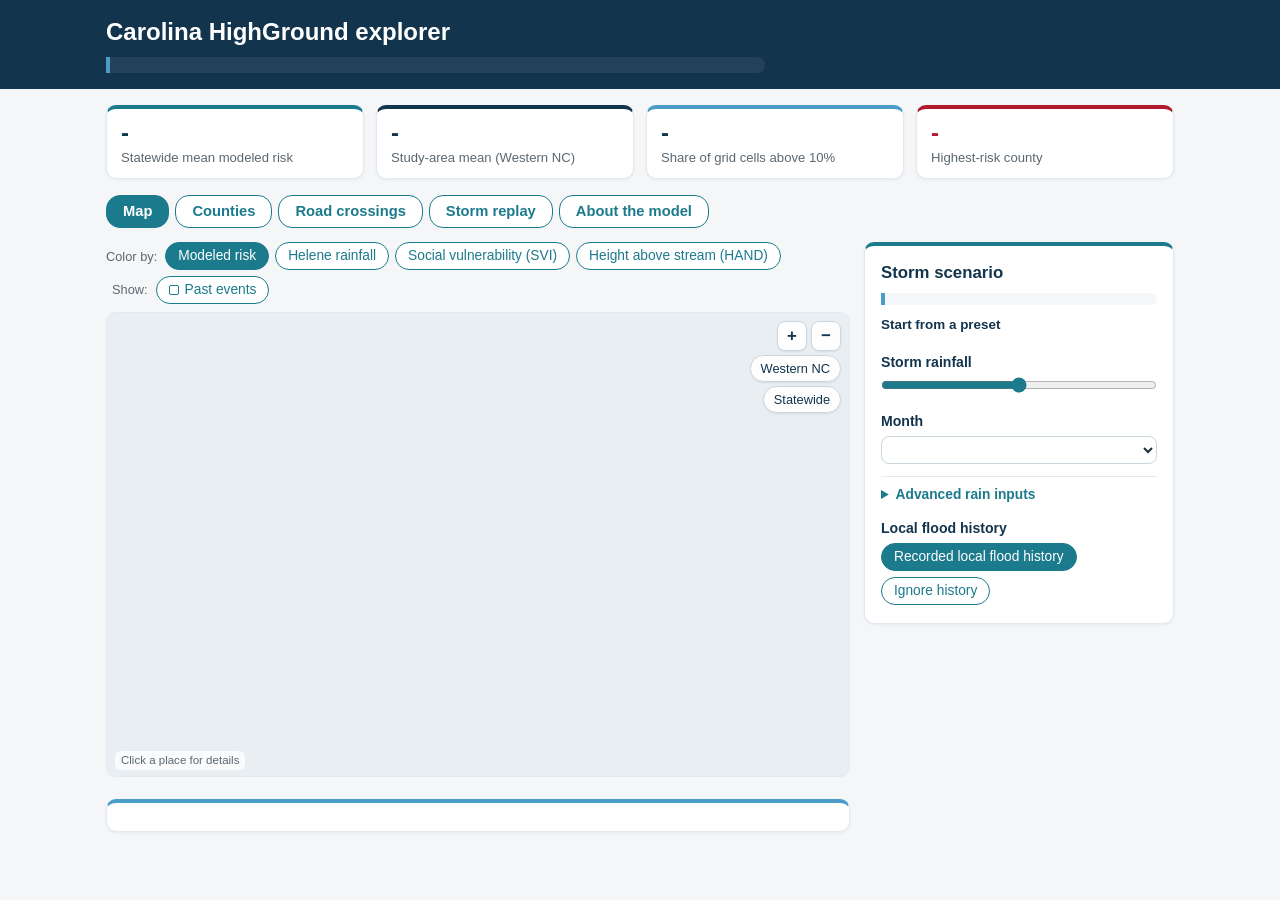
<file: src/content/explorer_template.html>
<!DOCTYPE html>
<html lang="en">
<head>
<meta charset="utf-8">
<meta name="viewport" content="width=device-width, initial-scale=1">
<title>Carolina HighGround explorer</title>
<style>
:root {
  --navy: #12344d; --teal: #1b7a8c; --river: #4a9cc9; --alert: #b2182b; --sand: #f5f1e8;
  --ink: #1f2a33; --muted: #5b6770; --line: #e3e9ee; --bg: #f4f6f8; --head: #eef3f6;
}
* { box-sizing: border-box; }
html, body { margin: 0; }
body {
  font-family: -apple-system, "Segoe UI", Roboto, Helvetica, Arial, sans-serif;
  color: var(--ink); background: var(--bg); font-size: 15px; line-height: 1.5;
  -webkit-text-size-adjust: 100%;
}
a { color: var(--teal); }
:focus-visible { outline: 3px solid var(--teal); outline-offset: 2px; }
.wrap { max-width: 1100px; margin: 0 auto; padding: 0 16px; }
.sr-only { position: absolute; width: 1px; height: 1px; overflow: hidden; clip: rect(0 0 0 0); white-space: nowrap; }

/* header */
header.hg { background: var(--navy); color: #fff; padding: 18px 0 16px; }
header.hg h1 { margin: 0; font-size: 1.5rem; line-height: 1.2; font-weight: 700; }
header.hg .sub { margin: 4px 0 10px; color: #c9dbe6; font-size: .98rem; }
header.hg .lead {
  margin: 0; max-width: 78ch; font-size: .95rem; color: #fff; background: rgba(255,255,255,.07);
  border-left: 4px solid var(--river); padding: 8px 12px; border-radius: 0 8px 8px 0;
}
header.hg .lead strong { color: #fff; }
@media (max-width: 560px) {
  header.hg { padding: 14px 0 12px; }
  header.hg h1 { font-size: 1.25rem; }
  header.hg .sub { font-size: .88rem; }
  header.hg .lead { font-size: .86rem; }
  .stat-value { font-size: 1.25rem; }
  .tab { padding: 5px 12px; font-size: .86rem; }
}

/* stat cards */
.stat-grid { display: grid; grid-template-columns: repeat(auto-fit, minmax(150px, 1fr)); gap: 12px; margin: 16px 0 4px; }
.stat-card {
  background: #fff; border: 1px solid var(--line); border-top: 4px solid var(--teal); border-radius: 10px;
  padding: 10px 14px; box-shadow: 0 1px 3px rgba(18,52,77,.06); min-width: 0;
}
.stat-card.alert { border-top-color: var(--alert); }
.stat-card.river { border-top-color: var(--river); }
.stat-card.navy { border-top-color: var(--navy); }
.stat-value { font-size: 1.5rem; font-weight: 700; color: var(--navy); line-height: 1.15; overflow-wrap: anywhere; }
.stat-card.alert .stat-value { color: var(--alert); }
.stat-label { font-size: .82rem; color: var(--muted); margin-top: 2px; }
.stat-caption { font-size: .82rem; color: var(--muted); margin: 6px 0 0; }

/* pills and tabs */
.tabs { display: flex; flex-wrap: wrap; gap: 6px; margin: 16px 0 14px; padding: 0; }
.pill, .tab {
  font: inherit; font-size: .86rem; line-height: 1.3; padding: 4px 12px; border: 1px solid var(--teal);
  border-radius: 14px; background: #fff; color: var(--teal); cursor: pointer; text-decoration: none;
  display: inline-flex; align-items: center; gap: 6px;
}
.tab { font-size: .92rem; padding: 6px 16px; font-weight: 600; }
.pill:hover, .tab:hover { background: #e8f3f5; }
.tab[aria-selected="true"], .pill[aria-pressed="true"], .pill[aria-checked="true"], .pill.on { background: var(--teal); color: #fff; }
.pill[disabled] { opacity: .45; cursor: not-allowed; }
.pill .chk { width: 10px; height: 10px; border: 1.5px solid currentColor; border-radius: 2px; display: inline-block; }
.pill[aria-pressed="true"] .chk { background: #fff; }
.pillrow { display: flex; flex-wrap: wrap; gap: 6px; align-items: center; }
.pillrow .lbl { font-size: .8rem; color: var(--muted); margin-right: 2px; }

/* cards */
.card {
  background: #fff; border: 1px solid var(--line); border-top: 4px solid var(--teal); border-radius: 10px;
  padding: 14px 16px; box-shadow: 0 1px 3px rgba(18,52,77,.06); min-width: 0;
}
.card.navy { border-top-color: var(--navy); }
.card.river { border-top-color: var(--river); }
.card.alert { border-top-color: var(--alert); }
.card h2 { margin: 0 0 8px; font-size: 1.05rem; color: var(--navy); }
.card h3 { margin: 14px 0 6px; font-size: .92rem; color: var(--teal); }
.note { background: var(--sand); border-left: 5px solid var(--teal); border-radius: 8px; padding: 8px 12px; font-size: .88rem; margin: 8px 0; }
.note.warn { border-left-color: var(--alert); }
.hint { font-size: .8rem; color: var(--muted); margin: 4px 0 0; }
.meaning { font-size: .86rem; color: var(--ink); background: #f4f8fb; border-left: 4px solid var(--river); border-radius: 0 8px 8px 0; padding: 6px 10px; margin: 0 0 10px; }

/* map tab layout */
.map-layout { display: grid; grid-template-columns: minmax(0, 1fr) 310px; grid-template-areas: "map side" "place side"; gap: 14px; align-items: start; }
.map-col { grid-area: map; min-width: 0; }
.side { grid-area: side; min-width: 0; display: flex; flex-direction: column; gap: 14px; }
.place-col { grid-area: place; min-width: 0; }
@media (max-width: 820px) {
  .map-layout { grid-template-columns: minmax(0, 1fr); grid-template-areas: "map" "side" "place"; }
}
.map-wrap {
  position: relative; width: 100%; aspect-ratio: 16 / 10; min-height: 280px; max-height: 540px;
  border: 1px solid var(--line); border-radius: 10px; overflow: hidden; background: #e9eef2; margin-top: 8px;
}
.map-wrap canvas { position: absolute; inset: 0; width: 100%; height: 100%; display: block; touch-action: none; cursor: crosshair; }
.map-wrap canvas:focus-visible { outline: 3px solid var(--teal); outline-offset: -3px; }
.map-ctl { position: absolute; top: 8px; right: 8px; display: flex; flex-direction: column; gap: 4px; align-items: flex-end; }
.map-ctl .row { display: flex; gap: 4px; }
.map-ctl button {
  font: inherit; font-size: .8rem; background: rgba(255,255,255,.94); border: 1px solid #c9d6de; color: var(--navy);
  border-radius: 14px; padding: 3px 10px; cursor: pointer; box-shadow: 0 1px 2px rgba(0,0,0,.08);
}
.map-ctl button.sq { width: 30px; height: 30px; padding: 0; font-size: 1.05rem; font-weight: 700; border-radius: 8px; }
.map-ctl button:hover { background: #fff; border-color: var(--teal); }
.map-tip {
  position: absolute; pointer-events: none; display: none; background: rgba(255,255,255,.97); border: 1px solid #c9d6de;
  border-radius: 8px; padding: 6px 9px; font-size: .8rem; line-height: 1.35; box-shadow: 0 2px 8px rgba(18,52,77,.15);
  max-width: 230px; z-index: 5; color: var(--ink);
}
.map-tip b { color: var(--navy); }
.map-help { position: absolute; left: 8px; bottom: 6px; font-size: .72rem; color: var(--muted); background: rgba(255,255,255,.8); border-radius: 6px; padding: 1px 6px; }
.legend { display: flex; flex-wrap: wrap; gap: 8px 22px; align-items: flex-start; margin-top: 8px; font-size: .8rem; color: var(--muted); }
.legend .lg { min-width: 200px; flex: 1 1 220px; max-width: 360px; }
.legend .lg-title { font-weight: 600; color: var(--ink); font-size: .8rem; margin-bottom: 3px; }
.legend .ramp { height: 12px; border-radius: 3px; border: 1px solid rgba(0,0,0,.08); }
.legend .ticks { display: flex; justify-content: space-between; font-variant-numeric: tabular-nums; margin-top: 2px; }
.legend .dots { display: flex; flex-wrap: wrap; gap: 4px 14px; align-items: center; }
.legend .dot { display: inline-block; border-radius: 50%; vertical-align: middle; margin-right: 4px; }
.scale-toggle { margin-top: 5px; }
.scale-toggle .pill { font-size: .76rem; padding: 2px 9px; }

/* scenario panel */
.presets { display: flex; flex-wrap: wrap; gap: 6px; margin-bottom: 4px; }
.ctl { margin-top: 12px; }
.ctl-head { display: flex; justify-content: space-between; align-items: baseline; gap: 8px; }
.ctl label, .ctl .lab { font-size: .88rem; font-weight: 600; color: var(--navy); }
.ctl output { font-variant-numeric: tabular-nums; font-weight: 700; color: var(--ink); font-size: .9rem; }
input[type="range"] { width: 100%; accent-color: var(--teal); margin: 4px 0 0; }
select, input[type="search"] {
  font: inherit; font-size: .88rem; padding: 4px 8px; border: 1px solid #c9d6de; border-radius: 8px; background: #fff; color: var(--ink);
}
details.adv { margin-top: 12px; border-top: 1px solid var(--line); padding-top: 8px; }
details.adv summary { cursor: pointer; color: var(--teal); font-size: .86rem; font-weight: 600; }
.seg { border: 0; padding: 0; margin: 12px 0 0; }
.seg legend { font-size: .88rem; font-weight: 600; color: var(--navy); padding: 0; margin-bottom: 4px; }
.badge { display: inline-block; font-size: .72rem; padding: 1px 8px; border-radius: 10px; background: #fdebd2; color: #7a4a00; font-weight: 600; }
.badge.study { background: #dcecf0; color: var(--navy); }

/* place card */
.place-head { display: flex; justify-content: space-between; align-items: flex-start; gap: 10px; flex-wrap: wrap; }
.place-head h2 { margin: 0; }
.place-sub { font-size: .84rem; color: var(--muted); }
.risk-big { font-size: 1.9rem; font-weight: 700; line-height: 1.1; font-variant-numeric: tabular-nums; }
.riskbar { position: relative; height: 12px; border-radius: 6px; background: #eef2f4; margin: 6px 0 2px; overflow: hidden; }
.riskbar > span { position: absolute; left: 0; top: 0; bottom: 0; border-radius: 6px; }
.riskbar .base { position: absolute; top: -2px; bottom: -2px; width: 2px; background: var(--navy); }
.riskbar-scale { display: flex; justify-content: space-between; font-size: .72rem; color: var(--muted); }
.place-grid { display: grid; grid-template-columns: minmax(0, 1fr) minmax(0, 1fr); gap: 4px 22px; }
@media (max-width: 560px) { .place-grid { grid-template-columns: minmax(0, 1fr); } }
.drv { display: grid; grid-template-columns: minmax(0, 1.25fr) minmax(70px, 1fr); gap: 3px 8px; align-items: center; font-size: .8rem; }
.drv .nm { overflow: hidden; text-overflow: ellipsis; }
.drv .nm small { color: var(--muted); }
.drv .trk { position: relative; height: 10px; }
.drv .trk::before { content: ""; position: absolute; left: 50%; top: -2px; bottom: -2px; width: 1px; background: #b8c4cc; }
.drv .bar { position: absolute; top: 1px; height: 8px; border-radius: 2px; }
.drv .bar.up { left: 50%; background: var(--alert); }
.drv .bar.dn { right: 50%; background: var(--teal); }
.facts { width: 100%; border-collapse: collapse; font-size: .8rem; }
.facts td { padding: 2px 0; border-bottom: 1px solid #f0f3f5; vertical-align: top; }
.facts td:last-child { text-align: right; font-variant-numeric: tabular-nums; padding-left: 8px; white-space: nowrap; }
.evlist { list-style: none; padding: 0; margin: 0; font-size: .8rem; }
.evlist li { padding: 3px 0; border-bottom: 1px solid #f0f3f5; }
.evlist .hc { color: var(--alert); font-weight: 600; }
.copyrow { display: flex; align-items: center; gap: 10px; margin-top: 12px; }
.copyrow .status { font-size: .8rem; color: var(--teal); }

/* tables */
.toolbar { display: flex; flex-wrap: wrap; gap: 8px 14px; align-items: center; margin-bottom: 10px; }
.toolbar label { font-size: .86rem; }
.tablewrap { overflow-x: auto; border: 1px solid var(--line); border-radius: 10px; background: #fff; }
table.data { border-collapse: collapse; width: 100%; font-size: .82rem; font-variant-numeric: tabular-nums; }
table.data th { background: var(--head); color: var(--navy); text-align: left; font-weight: 600; padding: 0; white-space: nowrap; position: sticky; top: 0; }
table.data th button { font: inherit; background: none; border: 0; color: inherit; padding: 7px 8px; cursor: pointer; width: 100%; text-align: inherit; }
table.data th.num, table.data td.num { text-align: right; }
table.data th .arr { color: var(--teal); font-size: .75em; margin-left: 2px; }
table.data td { padding: 5px 8px; border-top: 1px solid #edf1f4; white-space: nowrap; }
table.data tbody tr.click { cursor: pointer; }
table.data tbody tr.click:hover { background: #f4f8fb; }
table.data tbody tr.study td:first-child { font-weight: 600; color: var(--navy); }
.ibar { display: inline-block; width: 60px; height: 8px; background: #eef2f4; border-radius: 4px; vertical-align: middle; margin-left: 6px; position: relative; overflow: hidden; }
.ibar > span { position: absolute; left: 0; top: 0; bottom: 0; }
.scroll-y { max-height: 560px; overflow: auto; }

/* helene */
.hel-layout { display: grid; grid-template-columns: minmax(0, 1fr) 310px; gap: 14px; align-items: start; }
@media (max-width: 820px) { .hel-layout { grid-template-columns: minmax(0, 1fr); } }
.kv { display: grid; grid-template-columns: auto auto; gap: 2px 12px; font-size: .86rem; justify-content: start; }
.kv dt { color: var(--muted); }
.kv dd { margin: 0; font-weight: 600; font-variant-numeric: tabular-nums; }
.rho { display: grid; grid-template-columns: minmax(0, 1fr) auto; gap: 3px 10px; font-size: .86rem; align-items: center; }
.rho .v { font-weight: 700; font-variant-numeric: tabular-nums; }

/* about */
.about-grid { display: grid; grid-template-columns: minmax(0, 1fr) minmax(0, 1fr); gap: 14px; }
@media (max-width: 820px) { .about-grid { grid-template-columns: minmax(0, 1fr); } }
.about-grid .wide { grid-column: 1 / -1; }
.coef { display: grid; grid-template-columns: minmax(0, 1.4fr) minmax(90px, 1fr) minmax(0, 1.2fr); gap: 3px 10px; align-items: center; font-size: .82rem; }
.coef .grp { grid-column: 1 / -1; font-weight: 700; color: var(--teal); margin-top: 8px; font-size: .8rem; text-transform: uppercase; letter-spacing: .03em; }
.coef .trk { position: relative; height: 12px; }
.coef .trk::before { content: ""; position: absolute; left: 50%; top: -3px; bottom: -3px; width: 1px; background: #9fb0bb; }
.coef .bar { position: absolute; top: 2px; height: 8px; border-radius: 2px; }
.coef .bar.up { left: 50%; background: var(--alert); }
.coef .bar.dn { right: 50%; background: var(--teal); }
.coef .dir { color: var(--muted); font-size: .76rem; }
.hbar { display: grid; grid-template-columns: minmax(0, 1.3fr) minmax(100px, 2fr) auto; gap: 5px 10px; align-items: center; font-size: .84rem; }
.hbar .trk { position: relative; height: 14px; background: #f0f3f5; border-radius: 3px; }
.hbar .trk > span { position: absolute; top: 0; bottom: 0; left: 0; border-radius: 3px; }
.hbar .trk > i { position: absolute; top: 6px; height: 2px; background: var(--ink); }
.hbar .v { font-variant-numeric: tabular-nums; font-weight: 600; }
.ci .trk { background: none; }
.ci .trk::before { content: ""; position: absolute; top: -3px; bottom: -3px; width: 1px; background: #9fb0bb; left: var(--zero, 50%); }
.ci .trk > b { position: absolute; top: 3px; width: 8px; height: 8px; border-radius: 50%; margin-left: -4px; background: var(--navy); }
.ci .trk > i { top: 6px; background: var(--navy); }
ul.plain { margin: 4px 0; padding-left: 18px; font-size: .88rem; }
ul.plain li { margin: 3px 0; }
footer.foot { color: var(--muted); font-size: .78rem; margin: 22px 0 26px; }
.empty { color: var(--muted); font-size: .88rem; font-style: italic; }
[hidden] { display: none !important; }
</style>
</head>
<body>
<header class="hg">
  <div class="wrap">
    <h1 id="title">Carolina HighGround explorer</h1>
    <p class="sub" id="subtitle"></p>
    <p class="lead" id="lead"></p>
  </div>
</header>

<main class="wrap" id="app">
  <div class="stat-grid" id="stats" aria-live="polite">
    <div class="stat-card"><div class="stat-value" id="st-state">-</div><div class="stat-label">Statewide mean modeled risk</div></div>
    <div class="stat-card navy"><div class="stat-value" id="st-study">-</div><div class="stat-label" id="st-study-lab">Study-area mean (Western NC)</div></div>
    <div class="stat-card river"><div class="stat-value" id="st-share">-</div><div class="stat-label">Share of grid cells above 10%</div></div>
    <div class="stat-card alert"><div class="stat-value" id="st-top">-</div><div class="stat-label" id="st-top-lab">Highest-risk county</div></div>
  </div>
  <p class="stat-caption" id="stat-caption"></p>

  <div class="tabs" role="tablist" aria-label="Explorer sections">
    <button class="tab" role="tab" id="tabbtn-map" aria-controls="tab-map" aria-selected="true">Map</button>
    <button class="tab" role="tab" id="tabbtn-counties" aria-controls="tab-counties" aria-selected="false" tabindex="-1">Counties</button>
    <button class="tab" role="tab" id="tabbtn-roads" aria-controls="tab-roads" aria-selected="false" tabindex="-1">Road crossings</button>
    <button class="tab" role="tab" id="tabbtn-helene" aria-controls="tab-helene" aria-selected="false" tabindex="-1">Storm replay</button>
    <button class="tab" role="tab" id="tabbtn-about" aria-controls="tab-about" aria-selected="false" tabindex="-1">About the model</button>
  </div>

  <!-- MAP -->
  <section id="tab-map" role="tabpanel" aria-labelledby="tabbtn-map">
    <div class="map-layout">
      <div class="map-col">
        <div class="pillrow" role="group" aria-label="Map layers" id="layers-map">
          <span class="lbl">Color by:</span>
          <button class="pill" data-layer="risk" aria-pressed="true">Modeled risk</button>
          <button class="pill" id="map-pill-rain" data-layer="hrain" aria-pressed="false">Helene rainfall</button>
          <button class="pill" data-layer="svi" aria-pressed="false">Social vulnerability (SVI)</button>
          <button class="pill" data-layer="hand" aria-pressed="false">Height above stream (HAND)</button>
          <span class="pillrow"><span class="lbl" style="margin-left:6px">Show:</span>
          <button class="pill" data-toggle="events" aria-pressed="false"><span class="chk" aria-hidden="true"></span>Past events</button></span>
        </div>
        <div class="map-wrap" id="map-main">
          <canvas tabindex="0" role="img" aria-label="Map of North Carolina. Drag or use arrow keys to pan, mouse wheel or plus and minus keys to zoom, click or press Enter to inspect a place."></canvas>
          <div class="map-ctl">
            <div class="row"><button class="sq" data-act="in" aria-label="Zoom in">+</button><button class="sq" data-act="out" aria-label="Zoom out">&minus;</button></div>
            <button data-act="study">Western NC</button>
            <button data-act="state">Statewide</button>
          </div>
          <div class="map-tip" aria-hidden="true"></div>
          <div class="map-help">Click a place for details</div>
        </div>
        <div class="legend" id="legend-map"></div>
      </div>

      <aside class="side">
        <div class="card" id="scenario">
          <h2>Storm scenario</h2>
          <p class="meaning" id="meaning"></p>
          <div class="lab" style="font-size:.84rem;font-weight:600;color:var(--navy);margin-bottom:4px">Start from a preset</div>
          <div class="presets" id="presets" role="group" aria-label="Scenario presets"></div>
          <p class="hint" id="preset-desc"></p>

          <div class="ctl">
            <div class="ctl-head"><label for="rain-basic">Storm rainfall</label><output id="rain-basic-out" for="rain-basic"></output></div>
            <input type="range" id="rain-basic">
            <p class="hint" id="rain-basic-hint"></p>
          </div>

          <div class="ctl">
            <div class="ctl-head"><label for="month">Month</label><span class="badge" id="peak-badge" hidden>Peak hurricane season</span></div>
            <select id="month" style="margin-top:4px;width:100%"></select>
          </div>

          <details class="adv" id="adv">
            <summary>Advanced rain inputs</summary>
            <div class="ctl"><div class="ctl-head"><label for="rain-total">Storm total</label><output id="rain-total-out"></output></div><input type="range" id="rain-total"></div>
            <div class="ctl"><div class="ctl-head"><label for="rain-max1">Wettest single day</label><output id="rain-max1-out"></output></div><input type="range" id="rain-max1"></div>
            <div class="ctl"><div class="ctl-head"><label for="rain-ante">Rain in the prior 7 days</label><output id="rain-ante-out"></output></div><input type="range" id="rain-ante"></div>
            <p class="hint">The wettest day cannot exceed the storm total; the sliders keep them consistent.</p>
          </details>

          <fieldset class="seg">
            <legend>Local flood history</legend>
            <div class="pillrow" role="radiogroup" aria-label="Local flood history">
              <button class="pill" role="radio" data-hist="on" aria-checked="true">Recorded local flood history</button>
              <button class="pill" role="radio" data-hist="off" aria-checked="false">Ignore history</button>
            </div>
            <p class="hint" id="hist-hint"></p>
          </fieldset>
        </div>
      </aside>

      <div class="place-col">
        <div class="card river" id="place" aria-live="polite"></div>
      </div>
    </div>
  </section>

  <!-- COUNTIES -->
  <section id="tab-counties" role="tabpanel" aria-labelledby="tabbtn-counties" hidden>
    <p class="meaning" id="counties-meaning"></p>
    <div class="toolbar">
      <label>Search <input type="search" id="cty-search" placeholder="County name" aria-label="Search counties"></label>
      <label><input type="checkbox" id="cty-study"> Study area only</label>
      <button class="pill" id="cty-csv">Download CSV</button>
      <span class="hint" id="cty-count"></span>
    </div>
    <div class="tablewrap scroll-y"><table class="data" id="cty-table"><thead></thead><tbody></tbody></table></div>
    <p class="hint">Modeled values use the scenario set on the Map tab. Event counts, deaths and damage are NOAA flood-related records for the whole data period. Click a row to see the county on the map.</p>
  </section>

  <!-- ROAD CROSSINGS -->
  <section id="tab-roads" role="tabpanel" aria-labelledby="tabbtn-roads" hidden>
    <p class="meaning" id="roads-meaning"></p>
    <div class="toolbar">
      <label>Search <input type="search" id="rd-search" placeholder="Stream, road or county" aria-label="Search road crossings"></label>
      <label>Type <select id="rd-kind" aria-label="Crossing type"><option value="all">Bridges and culverts</option><option value="0">Bridges</option><option value="1">Culverts</option></select></label>
      <label><input type="checkbox" id="rd-study"> Study area only</label>
      <button class="pill" id="rd-csv">Download CSV</button>
      <span class="hint" id="rd-count"></span>
    </div>
    <div class="tablewrap scroll-y"><table class="data" id="rd-table"><thead></thead><tbody></tbody></table></div>
    <p class="hint" id="roads-note"></p>
  </section>

  <!-- HELENE -->
  <section id="tab-helene" role="tabpanel" aria-labelledby="tabbtn-helene" hidden>
    <div class="pillrow" id="hel-storm-row" hidden><span class="lbl">Storm:</span><select id="hel-storm" aria-label="Choose a storm to replay"></select></div>
    <p class="meaning" id="hel-meaning"></p>
    <div class="hel-layout">
      <div style="min-width:0">
        <div class="pillrow" role="group" aria-label="Helene map layers" id="layers-hel">
          <span class="lbl">Color by:</span>
          <button class="pill" id="hel-pill-risk" data-layer="risk" aria-pressed="true">Modeled risk with Helene's rain</button>
          <button class="pill" id="hel-pill-rain" data-layer="hrain" aria-pressed="false">Helene rainfall</button>
          <span class="pillrow"><span class="lbl" style="margin-left:6px">Show:</span>
          <button class="pill" data-toggle="events" aria-pressed="true"><span class="chk" aria-hidden="true"></span><span id="hel-pill-ev">Helene-week events</span></button></span>
        </div>
        <div class="map-wrap" id="map-hel">
          <canvas tabindex="0" role="img" aria-label="Map of the Helene replay. Drag or use arrow keys to pan, mouse wheel or plus and minus keys to zoom, click or press Enter to inspect a place."></canvas>
          <div class="map-ctl">
            <div class="row"><button class="sq" data-act="in" aria-label="Zoom in">+</button><button class="sq" data-act="out" aria-label="Zoom out">&minus;</button></div>
            <button data-act="study">Western NC</button>
            <button data-act="state">Statewide</button>
          </div>
          <div class="map-tip" aria-hidden="true"></div>
          <div class="map-help">Click a place for details</div>
        </div>
        <div class="legend" id="legend-hel"></div>
        <fieldset class="seg">
          <legend>Local flood history in this replay</legend>
          <div class="pillrow" role="radiogroup" aria-label="Local flood history in the Helene replay">
            <button class="pill" role="radio" data-hhist="on" aria-checked="true">Recorded local flood history</button>
            <button class="pill" role="radio" data-hhist="off" aria-checked="false">Ignore history</button>
          </div>
          <p class="hint" id="hel-hist-hint"></p>
        </fieldset>
      </div>
      <div style="display:flex;flex-direction:column;gap:14px;min-width:0">
        <div class="card navy" id="hel-summary"></div>
        <div class="card alert" id="hel-compare"></div>
      </div>
    </div>
    <div class="card river" id="hel-place" style="margin-top:14px" aria-live="polite"></div>
    <h3 style="color:var(--teal);margin:18px 0 6px;font-size:1rem">Counties: modeled risk vs. what NOAA recorded</h3>
    <div class="toolbar">
      <label><input type="checkbox" id="hel-study"> Study area only</label>
      <label>NOAA rank by
        <select id="hel-rankby">
          <option value="helene_deaths">deaths</option>
          <option value="helene_damage">damage</option>
          <option value="helene_hc_events">high-consequence events</option>
        </select>
      </label>
    </div>
    <div class="tablewrap scroll-y"><table class="data" id="hel-table"><thead></thead><tbody></tbody></table></div>
    <div class="note warn" id="hel-caveat" style="margin-top:12px"></div>
  </section>

  <!-- ABOUT -->
  <section id="tab-about" role="tabpanel" aria-labelledby="tabbtn-about" hidden>
    <div class="about-grid" id="about"></div>
  </section>

  <footer class="foot" id="foot"></footer>
</main>

<script>
/*__EXPLORER_DATA__*/
</script>
<script>
'use strict';
/* Carolina HighGround explorer. Vanilla JS, no network. All numbers come from DATA. */

// ---------------------------------------------------------------- data access + model
var HAS_DATA = (typeof DATA !== 'undefined') && DATA && DATA.model && DATA.grid;
const M = HAS_DATA ? DATA.model : { features: [], coef: {}, mean: {}, std: {}, median: {}, intercept: 0 };
const FEAT_KEYS = M.features || [];
const FEAT_META = {};
((HAS_DATA && DATA.features) || []).forEach(function (f) { FEAT_META[f.key] = f; });
const GROUP_LABEL = {};
((HAS_DATA && DATA.groups) || []).forEach(function (g) { GROUP_LABEL[g.key] = g.label; });
const GROUP_ORDER = ((HAS_DATA && DATA.groups) || []).map(function (g) { return g.key; });

function isMissing(v) { return v === null || v === undefined || (typeof v === 'number' && isNaN(v)); }
function sigmoid(z) { return 1 / (1 + Math.exp(-z)); }
function fillValue(key, v) { return isMissing(v) ? M.median[key] : v; }
/** Standardized contribution of one feature: coef * (x - mean) / std (std of 0 or missing counts as 1). */
function featureTerm(key, x) {
  const sd = M.std[key];
  const s = (typeof sd === 'number' && isFinite(sd) && sd !== 0) ? sd : 1;
  return (M.coef[key] || 0) * (x - (M.mean[key] || 0)) / s;
}
/**
 * The model, exactly as in the contract:
 * p = sigmoid(intercept + sum_j coef_j * (x_j - mean_j) / std_j), missing x_j -> median_j, no clipping.
 * values: { featureKey: value in model units (mm, m, ...) }.
 */
function scoreRisk(values) {
  let z = M.intercept;
  for (let i = 0; i < FEAT_KEYS.length; i++) {
    const k = FEAT_KEYS[i];
    z += featureTerm(k, fillValue(k, values[k]));
  }
  return sigmoid(z);
}
/** Per-feature contributions on the log-odds scale, from the same inputs as scoreRisk. */
function contributions(values) {
  return FEAT_KEYS.map(function (k) {
    const raw = values[k];
    const x = fillValue(k, raw);
    return { key: k, value: x, filled: isMissing(raw), c: featureTerm(k, x) };
  });
}

const SCEN_KEYS = ['rain_event_total_mm', 'rain_max_1day_mm', 'rain_antecedent_7d_mm', 'event_month', 'peak_hurricane_season'];
function isPeakMonth(m) { return m >= 8 && m <= 10; }
function groupOf(key) { const f = FEAT_META[key]; return f ? f.group : null; }
function isHistoryKey(key) {
  const g = String(groupOf(key) || '').toLowerCase();
  const gl = String(GROUP_LABEL[groupOf(key)] || '').toLowerCase();
  return g.indexOf('hist') >= 0 || gl.indexOf('hist') >= 0 || key.indexOf('nearby_') === 0;
}
/** scenario inputs -> model-unit values for the season and rainfall features */
function scenarioValues(sc) {
  return {
    rain_event_total_mm: sc.total, rain_max_1day_mm: sc.max1, rain_antecedent_7d_mm: sc.ante,
    event_month: sc.month, peak_hurricane_season: isPeakMonth(sc.month) ? 1 : 0
  };
}

// ---------------------------------------------------------------- grid
const G = HAS_DATA ? DATA.grid : { lon: [], lat: [], county: [] };
const N = (G.lon || []).length;
const GRID_META = (HAS_DATA && DATA.meta && DATA.meta.grid) || {};
function inferStep(arr) {
  const u = Array.from(new Set(arr.filter(function (v) { return !isMissing(v); }))).sort(function (a, b) { return a - b; });
  let best = Infinity;
  for (let i = 1; i < u.length; i++) { const d = u[i] - u[i - 1]; if (d > 1e-6 && d < best) best = d; }
  return isFinite(best) ? best : 0.04;
}
const DLON = GRID_META.dlon || (N ? inferStep(G.lon) : 0.04);
const DLAT = GRID_META.dlat || (N ? inferStep(G.lat) : 0.04);
const COL = {};   // key -> Float64Array (NaN for missing) or null
function gridCol(key) {
  if (key in COL) return COL[key];
  const src = G[key];
  if (!Array.isArray(src) || src.length !== N) { COL[key] = null; return null; }
  const a = new Float64Array(N);
  for (let k = 0; k < N; k++) a[k] = isMissing(src[k]) ? NaN : +src[k];
  COL[key] = a;
  return a;
}
function gridVal(key, k) { const c = gridCol(key); return c ? c[k] : NaN; }
const CELL_COUNTY = new Int32Array(N);
for (let k = 0; k < N; k++) CELL_COUNTY[k] = isMissing(G.county[k]) ? -1 : G.county[k];

let MIN_LON = Infinity, MAX_LAT = -Infinity, NX = 0, NY = 0;
for (let k = 0; k < N; k++) { if (G.lon[k] < MIN_LON) MIN_LON = G.lon[k]; if (G.lat[k] > MAX_LAT) MAX_LAT = G.lat[k]; }
const CELL_CR = new Int32Array(N * 2);
for (let k = 0; k < N; k++) {
  const c = Math.round((G.lon[k] - MIN_LON) / DLON), r = Math.round((MAX_LAT - G.lat[k]) / DLAT);
  CELL_CR[2 * k] = c; CELL_CR[2 * k + 1] = r;
  if (c + 1 > NX) NX = c + 1;
  if (r + 1 > NY) NY = r + 1;
}
const CELL_AT = new Int32Array(Math.max(1, NX * NY)).fill(-1);
for (let k = 0; k < N; k++) CELL_AT[CELL_CR[2 * k + 1] * NX + CELL_CR[2 * k]] = k;
function cellAtLonLat(lon, lat) {
  const c = Math.round((lon - MIN_LON) / DLON), r = Math.round((MAX_LAT - lat) / DLAT);
  if (c < 0 || r < 0 || c >= NX || r >= NY) return -1;
  return CELL_AT[r * NX + c];
}

/** Model-unit feature values for cell k under a scenario (sc) and history choice. */
function cellValues(k, sc, historyOn) {
  const s = scenarioValues(sc);
  const v = {};
  for (let i = 0; i < FEAT_KEYS.length; i++) {
    const key = FEAT_KEYS[i];
    if (key in s) v[key] = s[key];
    else if (!historyOn && isHistoryKey(key)) v[key] = M.mean[key];   // "ignore history": contribution 0
    else { const x = gridVal(key, k); v[key] = isNaN(x) ? null : x; }
  }
  return v;
}

// Precomputed static parts of the logit for every cell (fast path; must equal scoreRisk(cellValues)).
const STATIC_KEYS = FEAT_KEYS.filter(function (k) { return SCEN_KEYS.indexOf(k) < 0 && !isHistoryKey(k); });
const HIST_KEYS = FEAT_KEYS.filter(function (k) { return SCEN_KEYS.indexOf(k) < 0 && isHistoryKey(k); });
const BASE = new Float64Array(N), HIST = new Float64Array(N), HISTH = new Float64Array(N);
const PRE_HEL = !!(DATA.grid && DATA.grid.pre_helene_minor_25km && DATA.grid.pre_helene_severe_25km);
for (let k = 0; k < N; k++) {
  let z = M.intercept;
  for (let i = 0; i < STATIC_KEYS.length; i++) { const key = STATIC_KEYS[i]; const x = gridVal(key, k); z += featureTerm(key, fillValue(key, isNaN(x) ? null : x)); }
  BASE[k] = z;
  let h = 0;
  for (let i = 0; i < HIST_KEYS.length; i++) { const key = HIST_KEYS[i]; const x = gridVal(key, k); h += featureTerm(key, fillValue(key, isNaN(x) ? null : x)); }
  HIST[k] = h;
  if (PRE_HEL) {
    let hh = 0;
    for (let i = 0; i < HIST_KEYS.length; i++) { const key = HIST_KEYS[i]; const col = key.indexOf('severe') >= 0 ? DATA.grid.pre_helene_severe_25km : DATA.grid.pre_helene_minor_25km; const x = col[k]; hh += featureTerm(key, fillValue(key, x == null ? null : x)); }
    HISTH[k] = hh;
  } else HISTH[k] = h;
}
function scenarioTerm(sc) {
  const s = scenarioValues(sc);
  let z = 0;
  for (let i = 0; i < FEAT_KEYS.length; i++) { const k = FEAT_KEYS[i]; if (k in s) z += featureTerm(k, fillValue(k, s[k])); }
  return z;
}
/** Fill out[] with the probability for every cell under scenario sc. */
function scenarioRisk(out, sc, historyOn) {
  const s = scenarioTerm(sc);
  for (let k = 0; k < N; k++) out[k] = sigmoid(BASE[k] + (historyOn ? HIST[k] : 0) + s);
  return out;
}

// Helene: each cell gets its own Helene-week rain, month 9.
const HEL_KEYS = ['helene_rain_total_mm', 'helene_rain_max_1day_mm', 'helene_rain_antecedent_7d_mm'];
const HAS_HELENE = HEL_KEYS.every(function (k) { return gridCol(k) !== null; });
let HELENE_MONTH = 9;
function heleneScenario(k) {
  return { total: gridVal('helene_rain_total_mm', k), max1: gridVal('helene_rain_max_1day_mm', k),
           ante: gridVal('helene_rain_antecedent_7d_mm', k), month: HELENE_MONTH };
}
function heleneOk(k) { return HAS_HELENE && !isNaN(gridVal('helene_rain_total_mm', k)) && !isNaN(gridVal('helene_rain_max_1day_mm', k)) && !isNaN(gridVal('helene_rain_antecedent_7d_mm', k)); }
function heleneRisk(out, historyOn) {
  for (let k = 0; k < N; k++) {
    out[k] = heleneOk(k) ? sigmoid(BASE[k] + (historyOn ? HISTH[k] : 0) + scenarioTerm(heleneScenario(k))) : NaN;
  }
  return out;
}

// ---------------------------------------------------------------- formatting
const MONTHS = ['January', 'February', 'March', 'April', 'May', 'June', 'July', 'August', 'September', 'October', 'November', 'December'];
function esc(s) { return String(s === null || s === undefined ? '' : s).replace(/[&<>"']/g, function (c) { return { '&': '&amp;', '<': '&lt;', '>': '&gt;', '"': '&quot;', "'": '&#39;' }[c]; }); }
function num(v) { return typeof v === 'number' && isFinite(v); }
function fmtPct(p, d) {
  if (!num(p)) return 'n/a';
  if (d !== undefined) return (p * 100).toFixed(d) + '%';
  if (p > 0 && p < 0.001) return '<0.1%';
  if (p > 0.995 && p < 1) return '>99%';
  return (p * 100).toFixed(p < 0.1 ? 1 : 0) + '%';
}
function fmtNum(v, d) { if (!num(v)) return 'n/a'; return v.toLocaleString('en-US', { maximumFractionDigits: d === undefined ? 0 : d, minimumFractionDigits: d === undefined ? 0 : d }); }
function fmt3(v) { return num(v) ? v.toFixed(3) : 'n/a'; }
function fmtMoney(v) {
  if (!num(v)) return 'n/a';
  const a = Math.abs(v);
  if (a >= 1e9) return '$' + (v / 1e9).toFixed(a >= 1e10 ? 0 : 1) + 'B';
  if (a >= 1e6) return '$' + (v / 1e6).toFixed(a >= 1e7 ? 0 : 1) + 'M';
  if (a >= 1e3) return '$' + (v / 1e3).toFixed(0) + 'K';
  return '$' + v.toFixed(0);
}
function mmToIn(mm) { return mm / 25.4; }
function fmtIn(mm) { return num(mm) ? mmToIn(mm).toFixed(1) + ' in' : 'n/a'; }
function oneIn(p) { if (!num(p) || p <= 0) return ''; const n = Math.round(1 / p); return n <= 1 ? 'nearly every' : 'about 1 in ' + n; }
function dispScale(f) { return (f && num(+f.display_scale) && +f.display_scale !== 0) ? +f.display_scale : 1; }
function featLabel(key) { const f = FEAT_META[key]; return f ? f.label : key; }
function fmtFeature(key, x) {
  const f = FEAT_META[key];
  if (!num(x)) return 'n/a';
  if (key === 'event_month') return MONTHS[Math.round(x) - 1] || String(x);
  if (key === 'peak_hurricane_season') return x >= 0.5 ? 'yes' : 'no';
  const v = x * dispScale(f);
  const u = f ? (f.display_unit || '') : '';
  const d = Math.abs(v) >= 100 ? 0 : (Math.abs(v) >= 10 ? 1 : (u === 'in' ? 1 : 2));
  return fmtNum(v, d) + (u ? (u === '%' ? '%' : ' ' + u) : '');
}
function yearsOf(filter) {
  let lo = Infinity, hi = -Infinity;
  ((HAS_DATA && DATA.events) || []).forEach(function (e) {
    if (!e.date || !filter(e)) return;
    const y = +String(e.date).slice(0, 4);
    if (y < lo) lo = y; if (y > hi) hi = y;
  });
  return isFinite(lo) ? (lo === hi ? String(lo) : lo + '-' + hi) : null;
}
const TRAIN_YEARS = yearsOf(function (e) { return e.split !== 'test'; });
const TEST_YEARS = yearsOf(function (e) { return e.split === 'test'; });
function thresholdText() {
  const d = HAS_DATA && DATA.meta && DATA.meta.hc_definition;
  const m = d ? String(d).match(/\$[\d,.]+(\s?(million|thousand|[MK]))?/i) : null;
  return m ? m[0] : null;
}
function meaningText() {
  const t = thresholdText();
  return 'Estimated chance that a flood-related event here is high-consequence (a death or damage above ' +
    (t || 'the damage threshold') + '), if one occurs.';
}

// ---------------------------------------------------------------- colors
function hexRgb(h) { h = h.replace('#', ''); return [parseInt(h.slice(0, 2), 16), parseInt(h.slice(2, 4), 16), parseInt(h.slice(4, 6), 16)]; }
function makeLut(stops) {
  const lut = new Uint8Array(256 * 3);
  const s = stops.map(function (x) { return [x[0], hexRgb(x[1])]; });
  for (let i = 0; i < 256; i++) {
    const t = i / 255;
    let j = 0;
    while (j < s.length - 2 && t > s[j + 1][0]) j++;
    const a = s[j], b = s[j + 1], u = Math.max(0, Math.min(1, (t - a[0]) / (b[0] - a[0])));
    for (let c = 0; c < 3; c++) lut[i * 3 + c] = Math.round(a[1][c] + (b[1][c] - a[1][c]) * u);
  }
  return lut;
}
const RAMPS = {
  risk: [[0, '#f7f2df'], [0.22, '#fde49b'], [0.45, '#f9b25a'], [0.72, '#e2622f'], [1, '#b2182b']],
  rain: [[0, '#f2f7fb'], [0.25, '#c6dcef'], [0.5, '#7fb6dc'], [0.75, '#3a86bf'], [1, '#12344d']],
  svi: [[0, '#f4f2f8'], [0.33, '#cbc8e2'], [0.66, '#9690c4'], [1, '#54278f']],
  hand: [[0, '#0b3c6e'], [0.25, '#2f78b4'], [0.55, '#8dbfdf'], [1, '#f4f8fb']]
};
const LUT = {}; Object.keys(RAMPS).forEach(function (k) { LUT[k] = makeLut(RAMPS[k]); });
function rampCss(name) { return 'linear-gradient(90deg,' + RAMPS[name].map(function (s) { return s[1] + ' ' + (s[0] * 100) + '%'; }).join(',') + ')'; }
function lutCss(name, t) { const i = Math.max(0, Math.min(255, Math.round(t * 255))) * 3, l = LUT[name]; return 'rgb(' + l[i] + ',' + l[i + 1] + ',' + l[i + 2] + ')'; }
const RISK_ABS_MAX = 0.5;

// ---------------------------------------------------------------- geography
const KX = Math.cos(35.5 * Math.PI / 180);
const COUNTY_STATS = (HAS_DATA && DATA.countyStats) || [];
const CS_BY_IDX = {}; COUNTY_STATS.forEach(function (c) { CS_BY_IDX[c.idx] = c; });
const COUNTY_GEO = {};    // idx -> { path: Path2D (world), bbox, study }
let NC_PATH = null, STATE_BOUNDS = null, STUDY_BOUNDS = null;
function extend(b, lon, lat) { if (lon < b.west) b.west = lon; if (lon > b.east) b.east = lon; if (lat < b.south) b.south = lat; if (lat > b.north) b.north = lat; }
function newBounds() { return { west: Infinity, east: -Infinity, south: Infinity, north: -Infinity }; }
function buildGeo() {
  if (typeof Path2D === 'undefined') return;
  NC_PATH = new Path2D();
  STATE_BOUNDS = newBounds(); STUDY_BOUNDS = newBounds();
  const feats = (DATA.counties && DATA.counties.features) || [];
  feats.forEach(function (f, i) {
    const p = f.properties || {};
    const idx = (p.idx !== undefined && p.idx !== null) ? p.idx : i;
    const g = f.geometry; if (!g) return;
    const polys = g.type === 'Polygon' ? [g.coordinates] : (g.type === 'MultiPolygon' ? g.coordinates : []);
    const path = new Path2D(), bb = newBounds();
    polys.forEach(function (poly) {
      poly.forEach(function (ring) {
        ring.forEach(function (pt, j) {
          const X = pt[0] * KX, Y = -pt[1];
          if (j === 0) { path.moveTo(X, Y); NC_PATH.moveTo(X, Y); } else { path.lineTo(X, Y); NC_PATH.lineTo(X, Y); }
          extend(bb, pt[0], pt[1]);
        });
        path.closePath(); NC_PATH.closePath();
      });
    });
    const study = !!(p.study || (CS_BY_IDX[idx] && CS_BY_IDX[idx].study));
    COUNTY_GEO[idx] = { path: path, bbox: bb, study: study, name: p.name || (CS_BY_IDX[idx] && CS_BY_IDX[idx].name) };
    extend(STATE_BOUNDS, bb.west, bb.south); extend(STATE_BOUNDS, bb.east, bb.north);
    if (study) { extend(STUDY_BOUNDS, bb.west, bb.south); extend(STUDY_BOUNDS, bb.east, bb.north); }
  });
  if (!isFinite(STATE_BOUNDS.west) && N) {
    for (let k = 0; k < N; k++) extend(STATE_BOUNDS, G.lon[k], G.lat[k]);
  }
  if (!isFinite(STUDY_BOUNDS.west)) STUDY_BOUNDS = null;
}
// label point and cell list per county
const COUNTY_CELLS = {};
for (let k = 0; k < N; k++) { const c = CELL_COUNTY[k]; if (c < 0) continue; (COUNTY_CELLS[c] = COUNTY_CELLS[c] || []).push(k); }
function countyLabelPoint(idx) {
  const cells = COUNTY_CELLS[idx]; if (!cells || !cells.length) return null;
  let x = 0, y = 0; cells.forEach(function (k) { x += G.lon[k]; y += G.lat[k]; });
  x /= cells.length; y /= cells.length;
  let best = cells[0], bd = Infinity;
  cells.forEach(function (k) { const d = (G.lon[k] - x) * (G.lon[k] - x) * KX * KX + (G.lat[k] - y) * (G.lat[k] - y); if (d < bd) { bd = d; best = k; } });
  return best;
}
const COUNTY_LABEL_CELL = {};
Object.keys(COUNTY_CELLS).forEach(function (c) { COUNTY_LABEL_CELL[c] = countyLabelPoint(+c); });
function isStudyCounty(idx) { const c = CS_BY_IDX[idx]; return !!(c && c.study) || !!(COUNTY_GEO[idx] && COUNTY_GEO[idx].study); }
function countyName(idx) { const c = CS_BY_IDX[idx]; return c ? c.name : (COUNTY_GEO[idx] ? COUNTY_GEO[idx].name : 'Outside county data'); }
function countyRegion(idx) { const c = CS_BY_IDX[idx]; return c && c.region ? c.region : null; }

// events with coordinates
const EVENTS = ((HAS_DATA && DATA.events) || []).filter(function (e) { return num(e.lat) && num(e.lon); });
function evRadius(e) { const d = num(e.damage) ? e.damage : 0; const r = 1.6 + 0.75 * Math.log10(1 + d / 1e4); return Math.min(e.hc ? r + 1.4 : r, 8); }
EVENTS.sort(function (a, b) { return (a.hc - b.hc) || ((a.damage || 0) - (b.damage || 0)); });
function haversineKm(lat1, lon1, lat2, lon2) {
  const R = 6371, r = Math.PI / 180;
  const dLat = (lat2 - lat1) * r, dLon = (lon2 - lon1) * r;
  const a = Math.sin(dLat / 2) * Math.sin(dLat / 2) + Math.cos(lat1 * r) * Math.cos(lat2 * r) * Math.sin(dLon / 2) * Math.sin(dLon / 2);
  return 2 * R * Math.asin(Math.min(1, Math.sqrt(a)));
}
function eventsNear(lat, lon, km, filter) {
  const out = [];
  for (let i = 0; i < EVENTS.length; i++) {
    const e = EVENTS[i];
    if (Math.abs(e.lat - lat) > km / 100 || (filter && !filter(e))) continue;
    const d = haversineKm(lat, lon, e.lat, e.lon);
    if (d <= km) out.push(e);
  }
  return out;
}

// ---------------------------------------------------------------- aggregation
function countyAgg(P) {
  const sum = {}, cnt = {}, hi = {};
  for (let k = 0; k < N; k++) {
    const c = CELL_COUNTY[k], p = P[k];
    if (c < 0 || isNaN(p)) continue;
    sum[c] = (sum[c] || 0) + p; cnt[c] = (cnt[c] || 0) + 1; if (p > 0.1) hi[c] = (hi[c] || 0) + 1;
  }
  const out = {};
  Object.keys(cnt).forEach(function (c) { out[c] = { mean: sum[c] / cnt[c], share10: (hi[c] || 0) / cnt[c], n: cnt[c] }; });
  return out;
}
function summaryStats(P) {
  let s = 0, n = 0, ss = 0, sn = 0, above = 0;
  for (let k = 0; k < N; k++) {
    const p = P[k]; if (isNaN(p)) continue;
    s += p; n++; if (p > 0.1) above++;
    if (CELL_COUNTY[k] >= 0 && isStudyCounty(CELL_COUNTY[k])) { ss += p; sn++; }
  }
  const agg = countyAgg(P);
  let top = null;
  Object.keys(agg).forEach(function (c) { if (!top || agg[c].mean > agg[top].mean) top = c; });
  return { state: n ? s / n : NaN, study: sn ? ss / sn : NaN, share10: n ? above / n : NaN, top: top === null ? null : +top, topMean: top === null ? NaN : agg[top].mean, agg: agg };
}
function rankAvg(vals) {      // average ranks, 1 = smallest
  const idx = vals.map(function (v, i) { return i; }).sort(function (a, b) { return vals[a] - vals[b]; });
  const r = new Array(vals.length);
  let i = 0;
  while (i < idx.length) {
    let j = i; while (j + 1 < idx.length && vals[idx[j + 1]] === vals[idx[i]]) j++;
    const avg = (i + j) / 2 + 1; for (let t = i; t <= j; t++) r[idx[t]] = avg; i = j + 1;
  }
  return r;
}
function spearman(x, y) {
  const n = x.length; if (n < 3) return NaN;
  const rx = rankAvg(x), ry = rankAvg(y);
  let mx = 0, my = 0; for (let i = 0; i < n; i++) { mx += rx[i]; my += ry[i]; } mx /= n; my /= n;
  let sxy = 0, sxx = 0, syy = 0;
  for (let i = 0; i < n; i++) { const a = rx[i] - mx, b = ry[i] - my; sxy += a * b; sxx += a * a; syy += b * b; }
  return (sxx > 0 && syy > 0) ? sxy / Math.sqrt(sxx * syy) : NaN;
}

// ---------------------------------------------------------------- state
function featRange(key, fallback) {
  const f = FEAT_META[key] || {};
  return { min: num(f.min) ? f.min : fallback[0], max: num(f.max) ? f.max : fallback[1], step: num(f.step) ? f.step : fallback[2], scale: dispScale(f) };
}
const SC = (HAS_DATA && DATA.scenario) || {};
const RATIO = num(SC.ratio_max1day_to_total) ? SC.ratio_max1day_to_total : null;
const ANTE_DEFAULT = num(SC.antecedent_default_mm) ? SC.antecedent_default_mm : (num(M.median.rain_antecedent_7d_mm) ? M.median.rain_antecedent_7d_mm : 0);
const PRESETS = (SC.presets || []).filter(function (p) { return p && p.values; });
const state = {
  sc: { total: 0, max1: 0, ante: 0, month: 7 },
  history: true, preset: null, layer: 'risk', events: false, relative: false,
  selected: -1, helSelected: -1, helLayer: 'risk', helEvents: true, helHistory: true, helRelative: false,
  tab: 'map'
};
function applyPreset(p) {
  const v = p.values;
  state.sc.total = num(v.rain_event_total_mm) ? v.rain_event_total_mm : state.sc.total;
  state.sc.max1 = num(v.rain_max_1day_mm) ? v.rain_max_1day_mm : (RATIO !== null ? RATIO * state.sc.total : state.sc.max1);
  state.sc.ante = num(v.rain_antecedent_7d_mm) ? v.rain_antecedent_7d_mm : ANTE_DEFAULT;
  state.sc.month = num(v.event_month) ? Math.round(v.event_month) : state.sc.month;
  state.preset = p.id;
}
(function initScenario() {
  const start = PRESETS.filter(function (p) { return p.id === 'typical'; })[0] || PRESETS[0];
  if (start) applyPreset(start);
  else {
    state.sc.total = M.median.rain_event_total_mm || 25;
    state.sc.max1 = M.median.rain_max_1day_mm || state.sc.total * (RATIO || 0.6);
    state.sc.ante = ANTE_DEFAULT;
    state.sc.month = Math.round(M.median.event_month || 7);
  }
})();
const P_SCEN = new Float32Array(N);
const P_HEL = new Float32Array(N);
let STATS_SCEN = null, STATS_HEL = null;
function scenarioSummary(sc, historyOn) {
  return fmtIn(sc.total) + ' storm (wettest day ' + fmtIn(sc.max1) + ', ' + fmtIn(sc.ante) + ' in the prior week), ' +
    MONTHS[sc.month - 1] + ', ' + (historyOn ? 'recorded local flood history' : 'local flood history ignored');
}

// ---------------------------------------------------------------- map view
let HILL_IMG = null;
function MapView(root, opts) {
  this.root = root; this.opts = opts;
  this.canvas = root.querySelector('canvas');
  this.ctx = this.canvas.getContext('2d');
  this.tip = root.querySelector('.map-tip');
  this.s = 1; this.tx = 0; this.ty = 0; this.w = 0; this.h = 0; this.dpr = 1; this.fitted = false; this.raf = 0;
  this.cellCanvas = document.createElement('canvas'); this.cellCanvas.width = Math.max(1, NX); this.cellCanvas.height = Math.max(1, NY);
  this.cellCtx = this.cellCanvas.getContext('2d');
  this.cellImg = this.cellCtx.createImageData(Math.max(1, NX), Math.max(1, NY));
  this.highlight = -1; this.selected = -1; this.pending = null;
  this.pointers = new Map(); this.drag = null; this.pinch = null;
  this.bind();
  const self = this;
  if (typeof ResizeObserver !== 'undefined') new ResizeObserver(function () { self.resize(); }).observe(this.canvas);
  window.addEventListener('resize', function () { self.resize(); });
}
MapView.prototype.resize = function () {
  const r = this.canvas.getBoundingClientRect();
  if (r.width < 2 || r.height < 2) return;
  const dpr = Math.min(window.devicePixelRatio || 1, 2.5);
  let center = null;
  if (this.fitted && this.w) center = this.toLonLat(this.w / 2, this.h / 2);
  const oldW = this.w;
  this.dpr = dpr; this.w = r.width; this.h = r.height;
  this.canvas.width = Math.round(r.width * dpr); this.canvas.height = Math.round(r.height * dpr);
  if (!this.fitted) { this.fit(this.pending || this.opts.initial()); this.pending = null; }
  else if (center) {
    if (oldW) this.s *= this.w / oldW;
    this.tx = this.w / 2 - center[0] * KX * this.s; this.ty = this.h / 2 + center[1] * this.s;
  }
  this.draw();
};
MapView.prototype.scaleFor = function (b) {
  const pad = 14;
  return Math.min((this.w - 2 * pad) / Math.max(1e-6, (b.east - b.west) * KX), (this.h - 2 * pad) / Math.max(1e-6, b.north - b.south));
};
MapView.prototype.fit = function (b) {
  if (!b) return;
  if (!this.w) { this.pending = b; return; }
  this.s = this.scaleFor(b);
  this.tx = this.w / 2 - this.s * (b.west + b.east) / 2 * KX;
  this.ty = this.h / 2 + this.s * (b.south + b.north) / 2;
  this.fitted = true; this.request();
};
MapView.prototype.limits = function () { const s0 = STATE_BOUNDS ? this.scaleFor(STATE_BOUNDS) : 50; return [s0 * 0.6, s0 * 40]; };
MapView.prototype.toScreen = function (lon, lat) { return [lon * KX * this.s + this.tx, -lat * this.s + this.ty]; };
MapView.prototype.toLonLat = function (x, y) { return [(x - this.tx) / this.s / KX, -(y - this.ty) / this.s]; };
MapView.prototype.zoomAt = function (f, x, y) {
  const lim = this.limits(); const ns = Math.max(lim[0], Math.min(lim[1], this.s * f)); f = ns / this.s;
  this.tx = x - (x - this.tx) * f; this.ty = y - (y - this.ty) * f; this.s = ns; this.request();
};
MapView.prototype.pan = function (dx, dy) { this.tx += dx; this.ty += dy; this.request(); };
MapView.prototype.request = function () {
  const self = this;
  if (this.raf) return;
  this.raf = requestAnimationFrame(function () { self.raf = 0; self.draw(); });
};
/** colorFn(k) -> [r,g,b,a] packed into the cell image; called only when inputs change. */
MapView.prototype.setCells = function (colorFn) {
  const d = this.cellImg.data;
  d.fill(0);
  if (colorFn) {
    const rgba = [0, 0, 0, 0];
    for (let k = 0; k < N; k++) {
      if (!colorFn(k, rgba)) continue;
      const o = (CELL_CR[2 * k + 1] * NX + CELL_CR[2 * k]) * 4;
      d[o] = rgba[0]; d[o + 1] = rgba[1]; d[o + 2] = rgba[2]; d[o + 3] = rgba[3];
    }
  }
  this.cellCtx.putImageData(this.cellImg, 0, 0);
  this.request();
};
MapView.prototype.draw = function () {
  const ctx = this.ctx, dpr = this.dpr, s = this.s;
  if (!this.w) return;
  ctx.setTransform(dpr, 0, 0, dpr, 0, 0);
  ctx.clearRect(0, 0, this.w, this.h);
  ctx.fillStyle = '#e9eef2'; ctx.fillRect(0, 0, this.w, this.h);
  // world layer
  ctx.setTransform(dpr * s, 0, 0, dpr * s, dpr * this.tx, dpr * this.ty);
  ctx.save();
  if (NC_PATH) ctx.clip(NC_PATH);
  ctx.fillStyle = '#f3efe4';
  if (STATE_BOUNDS) ctx.fillRect((STATE_BOUNDS.west - 1) * KX, -(STATE_BOUNDS.north + 1), (STATE_BOUNDS.east - STATE_BOUNDS.west + 2) * KX, STATE_BOUNDS.north - STATE_BOUNDS.south + 2);
  const hs = HAS_DATA && DATA.hillshade;
  if (HILL_IMG && hs) {
    ctx.globalCompositeOperation = 'multiply';
    ctx.globalAlpha = 0.85;
    ctx.imageSmoothingEnabled = true;
    ctx.drawImage(HILL_IMG, hs.west * KX, -hs.north, (hs.east - hs.west) * KX, hs.north - hs.south);
    ctx.globalAlpha = 1; ctx.globalCompositeOperation = 'source-over';
  }
  if (N) {
    ctx.imageSmoothingEnabled = false;
    ctx.drawImage(this.cellCanvas, (MIN_LON - DLON / 2) * KX, -(MAX_LAT + DLAT / 2), NX * DLON * KX, NY * DLAT);
  }
  ctx.restore();
  // county outlines
  const lw = 1 / s;
  const self = this;
  ctx.lineJoin = 'round';
  ctx.strokeStyle = 'rgba(31,42,51,0.32)'; ctx.lineWidth = 0.7 * lw;
  Object.keys(COUNTY_GEO).forEach(function (c) { if (!COUNTY_GEO[c].study) ctx.stroke(COUNTY_GEO[c].path); });
  ctx.strokeStyle = '#12344d'; ctx.lineWidth = 1.7 * lw;
  Object.keys(COUNTY_GEO).forEach(function (c) { if (COUNTY_GEO[c].study) ctx.stroke(COUNTY_GEO[c].path); });
  if (this.highlight >= 0 && COUNTY_GEO[this.highlight]) {
    ctx.strokeStyle = '#1b7a8c'; ctx.lineWidth = 3.2 * lw; ctx.stroke(COUNTY_GEO[this.highlight].path);
  }
  // screen layer
  ctx.setTransform(dpr, 0, 0, dpr, 0, 0);
  if (this.opts.showEvents()) this.drawEvents(ctx);
  if (this.selected >= 0) {
    const k = this.selected;
    const a = this.toScreen(G.lon[k] - DLON / 2, G.lat[k] + DLAT / 2), b = this.toScreen(G.lon[k] + DLON / 2, G.lat[k] - DLAT / 2);
    const cx = (a[0] + b[0]) / 2, cy = (a[1] + b[1]) / 2;
    ctx.lineWidth = 2.5; ctx.strokeStyle = '#fff';
    ctx.strokeRect(a[0], a[1], b[0] - a[0], b[1] - a[1]);
    ctx.beginPath(); ctx.arc(cx, cy, Math.max(7, (b[0] - a[0]) * 0.9), 0, 2 * Math.PI);
    ctx.lineWidth = 4; ctx.strokeStyle = '#fff'; ctx.stroke();
    ctx.lineWidth = 2; ctx.strokeStyle = '#12344d'; ctx.stroke();
  }
  this.drawLabels(ctx);
};
MapView.prototype.visibleEvents = function () { const f = this.opts.eventFilter; return f ? EVENTS.filter(f) : EVENTS; };
MapView.prototype.drawEvents = function (ctx) {
  const evs = this.evCache || (this.evCache = this.visibleEvents());
  const zoomBoost = Math.min(1.25, Math.max(0.75, Math.pow(this.s / (this.limits()[0] / 0.6), 0.25)));
  for (let i = 0; i < evs.length; i++) {
    const e = evs[i], p = this.toScreen(e.lon, e.lat);
    if (p[0] < -12 || p[1] < -12 || p[0] > this.w + 12 || p[1] > this.h + 12) continue;
    const r = evRadius(e) * zoomBoost;
    ctx.beginPath(); ctx.arc(p[0], p[1], r, 0, 2 * Math.PI);
    if (e.hc) { ctx.fillStyle = 'rgba(178,24,43,0.82)'; ctx.fill(); ctx.lineWidth = 1; ctx.strokeStyle = '#fff'; ctx.stroke(); }
    else { ctx.fillStyle = 'rgba(70,84,94,0.45)'; ctx.fill(); }
  }
};
MapView.prototype.drawLabels = function (ctx) {
  const s0 = this.limits()[0] / 0.6, z = this.s / s0;
  ctx.textBaseline = 'middle';
  const self = this;
  function halo(text, x, y, font, color) {
    ctx.font = font; ctx.lineWidth = 3; ctx.strokeStyle = 'rgba(255,255,255,0.92)'; ctx.lineJoin = 'round';
    ctx.strokeText(text, x, y); ctx.fillStyle = color; ctx.fillText(text, x, y);
  }
  // study county names when zoomed in
  if (z > 2.2) {
    ctx.textAlign = 'center';
    Object.keys(COUNTY_LABEL_CELL).forEach(function (c) {
      if (!isStudyCounty(+c) && z < 5) return;
      const k = COUNTY_LABEL_CELL[c]; const p = self.toScreen(G.lon[k], G.lat[k]);
      if (p[0] < 0 || p[1] < 0 || p[0] > self.w || p[1] > self.h) return;
      halo(countyName(+c), p[0], p[1], (isStudyCounty(+c) ? '600 ' : '') + '11px -apple-system, "Segoe UI", Roboto, Helvetica, Arial, sans-serif', isStudyCounty(+c) ? '#12344d' : '#5b6770');
    });
  }
  ((HAS_DATA && DATA.cities) || []).forEach(function (c) {
    if (!num(c.lat) || !num(c.lon)) return;
    const size = c.size || 3;
    if ((size === 2 && z < 1.5) || (size >= 3 && z < 2.5)) return;
    const p = self.toScreen(c.lon, c.lat);
    if (p[0] < 0 || p[1] < 0 || p[0] > self.w || p[1] > self.h) return;
    ctx.beginPath(); ctx.arc(p[0], p[1], size === 1 ? 3 : 2.3, 0, 2 * Math.PI);
    ctx.fillStyle = '#1f2a33'; ctx.fill(); ctx.lineWidth = 1.2; ctx.strokeStyle = '#fff'; ctx.stroke();
    ctx.textAlign = p[0] > self.w - 90 ? 'right' : 'left';
    halo(c.name, p[0] + (ctx.textAlign === 'right' ? -5 : 5), p[1], (size === 1 ? '600 12px' : '11px') + ' -apple-system, "Segoe UI", Roboto, Helvetica, Arial, sans-serif', '#1f2a33');
  });
  ctx.textAlign = 'left';
};
MapView.prototype.eventAt = function (x, y) {
  if (!this.opts.showEvents()) return null;
  const evs = this.evCache || (this.evCache = this.visibleEvents());
  let best = null, bd = Infinity;
  for (let i = 0; i < evs.length; i++) {
    const p = this.toScreen(evs[i].lon, evs[i].lat);
    const d = Math.hypot(p[0] - x, p[1] - y);
    if (d < evRadius(evs[i]) + 3 && d < bd) { bd = d; best = evs[i]; }
  }
  return best;
};
MapView.prototype.cellAt = function (x, y) { const ll = this.toLonLat(x, y); return cellAtLonLat(ll[0], ll[1]); };
MapView.prototype.local = function (e) { const r = this.canvas.getBoundingClientRect(); return [e.clientX - r.left, e.clientY - r.top]; };
MapView.prototype.showTip = function (x, y) {
  const ev = this.eventAt(x, y);
  let html = null;
  if (ev) {
    html = '<b>' + esc(ev.type || 'Event') + '</b>, ' + esc(ev.date || '') + '<br>' + esc(ev.county !== null && ev.county !== undefined ? countyName(ev.county) : '') +
      '<br>Deaths: ' + (ev.deaths || 0) + ', damage: ' + fmtMoney(ev.damage || 0) + (ev.hc ? '<br><span style="color:#b2182b;font-weight:600">High-consequence</span>' : '');
  } else {
    const k = this.cellAt(x, y);
    if (k >= 0) html = this.opts.tipHtml(k);
  }
  if (!html) { this.tip.style.display = 'none'; return; }
  this.tip.innerHTML = html;
  this.tip.style.display = 'block';
  const tw = this.tip.offsetWidth, th = this.tip.offsetHeight;
  let left = x + 14, top = y + 14;
  if (left + tw > this.w - 4) left = x - tw - 14;
  if (top + th > this.h - 4) top = y - th - 14;
  this.tip.style.left = Math.max(4, left) + 'px'; this.tip.style.top = Math.max(4, top) + 'px';
};
MapView.prototype.select = function (k) {
  this.selected = k; this.request();
  if (this.opts.onSelect) this.opts.onSelect(k);
};
MapView.prototype.bind = function () {
  const self = this, cv = this.canvas;
  cv.addEventListener('wheel', function (e) {
    // Let the page scroll past the map unless the map is in use (focused) or Ctrl/Cmd is held.
    if (document.activeElement !== cv && !e.ctrlKey && !e.metaKey) {
      const help = self.root.querySelector('.map-help');
      if (help) {
        help.textContent = 'Click the map first (or hold Ctrl) to zoom with the wheel';
        clearTimeout(self.helpT);
        self.helpT = setTimeout(function () { help.textContent = 'Click a place for details'; }, 1800);
      }
      return;
    }
    e.preventDefault();
    const p = self.local(e);
    const dy = e.deltaMode === 1 ? e.deltaY * 16 : e.deltaY;
    self.zoomAt(Math.exp(-dy * 0.0016), p[0], p[1]);
  }, { passive: false });
  cv.addEventListener('pointerdown', function (e) {
    const p = self.local(e);
    if (document.activeElement !== cv) cv.focus({ preventScroll: true });
    try { cv.setPointerCapture(e.pointerId); } catch (err) { /* ignore */ }
    self.pointers.set(e.pointerId, p);
    if (self.pointers.size === 1) self.drag = { x: p[0], y: p[1], lx: p[0], ly: p[1], moved: false };
    else if (self.pointers.size === 2) {
      const a = Array.from(self.pointers.values());
      self.pinch = { d: Math.hypot(a[0][0] - a[1][0], a[0][1] - a[1][1]) };
      if (self.drag) self.drag.moved = true;
    }
  });
  cv.addEventListener('pointermove', function (e) {
    const p = self.local(e);
    if (self.pointers.has(e.pointerId)) {
      self.pointers.set(e.pointerId, p);
      if (self.pointers.size === 2 && self.pinch) {
        const a = Array.from(self.pointers.values());
        const d = Math.hypot(a[0][0] - a[1][0], a[0][1] - a[1][1]);
        if (self.pinch.d > 0) self.zoomAt(d / self.pinch.d, (a[0][0] + a[1][0]) / 2, (a[0][1] + a[1][1]) / 2);
        self.pinch.d = d;
      } else if (self.drag) {
        const dx = p[0] - self.drag.lx, dy = p[1] - self.drag.ly;
        if (Math.hypot(p[0] - self.drag.x, p[1] - self.drag.y) > 4) self.drag.moved = true;
        if (self.drag.moved) { self.pan(dx, dy); cv.style.cursor = 'grabbing'; self.tip.style.display = 'none'; }
        self.drag.lx = p[0]; self.drag.ly = p[1];
      }
      return;
    }
    self.showTip(p[0], p[1]);
  });
  function end(e) {
    const p = self.local(e);
    if (self.drag && !self.drag.moved && self.pointers.size === 1 && e.type === 'pointerup') {
      const k = self.cellAt(p[0], p[1]);
      if (k >= 0) self.select(k);
    }
    self.pointers.delete(e.pointerId);
    if (self.pointers.size < 2) self.pinch = null;
    if (self.pointers.size === 0) { self.drag = null; cv.style.cursor = ''; }
  }
  cv.addEventListener('pointerup', end);
  cv.addEventListener('pointercancel', end);
  cv.addEventListener('pointerleave', function () { self.tip.style.display = 'none'; });
  cv.addEventListener('keydown', function (e) {
    const step = 60;
    if (e.key === 'ArrowLeft') self.pan(step, 0);
    else if (e.key === 'ArrowRight') self.pan(-step, 0);
    else if (e.key === 'ArrowUp') self.pan(0, step);
    else if (e.key === 'ArrowDown') self.pan(0, -step);
    else if (e.key === '+' || e.key === '=') self.zoomAt(1.4, self.w / 2, self.h / 2);
    else if (e.key === '-' || e.key === '_') self.zoomAt(1 / 1.4, self.w / 2, self.h / 2);
    else if (e.key === 'Enter' || e.key === ' ') { const k = self.cellAt(self.w / 2, self.h / 2); if (k >= 0) self.select(k); }
    else return;
    e.preventDefault();
  });
  this.root.querySelectorAll('.map-ctl button').forEach(function (b) {
    b.addEventListener('click', function () {
      const a = b.getAttribute('data-act');
      if (a === 'in') self.zoomAt(1.5, self.w / 2, self.h / 2);
      else if (a === 'out') self.zoomAt(1 / 1.5, self.w / 2, self.h / 2);
      else if (a === 'study') self.fit(STUDY_BOUNDS || STATE_BOUNDS);
      else if (a === 'state') self.fit(STATE_BOUNDS);
    });
  });
  if (!STUDY_BOUNDS) { const b = this.root.querySelector('[data-act="study"]'); if (b) b.hidden = true; }
};

// ---------------------------------------------------------------- layer coloring + legends
function rangeOf(P) { let lo = Infinity, hi = -Infinity; for (let k = 0; k < N; k++) { const p = P[k]; if (isNaN(p)) continue; if (p < lo) lo = p; if (p > hi) hi = p; } return [lo, hi]; }
function niceMax(v) { if (!(v > 0)) return 1; const e = Math.pow(10, Math.floor(Math.log10(v))); const m = v / e; return (m <= 1 ? 1 : m <= 2 ? 2 : m <= 5 ? 5 : 10) * e; }
function calcHelMax() {
  if (!HAS_HELENE) return 1;
  const c = gridCol('helene_rain_total_mm'); let mx = 0;
  for (let k = 0; k < N; k++) if (!isNaN(c[k]) && c[k] > mx) mx = c[k];
  const inch = mmToIn(mx); return inch > 10 ? Math.ceil(inch / 5) * 5 : niceMax(inch);
}
let HEL_RAIN_MAX_IN = calcHelMax();
const HAND_MAX = 30;   // display cap for the HAND color ramp (meters); values above are drawn as the lightest color
function riskDomain(P, relative) {
  if (!relative) return [0, RISK_ABS_MAX];
  const r = rangeOf(P); return (isFinite(r[0]) && r[1] > r[0]) ? r : [0, RISK_ABS_MAX];
}
function colorizer(layer, P, relative) {
  if (layer === 'risk') {
    const dom = riskDomain(P, relative), lut = LUT.risk, span = dom[1] - dom[0];
    return function (k, out) {
      const p = P[k]; if (isNaN(p)) return false;
      const i = Math.max(0, Math.min(255, Math.round((p - dom[0]) / span * 255))) * 3;
      out[0] = lut[i]; out[1] = lut[i + 1]; out[2] = lut[i + 2]; out[3] = 205; return true;
    };
  }
  let col, name, lo, hi, inv = false;
  if (layer === 'hrain') { col = gridCol('helene_rain_total_mm'); name = 'rain'; lo = 0; hi = HEL_RAIN_MAX_IN * 25.4; }
  else if (layer === 'svi') { col = gridCol('svi_rpl_themes'); name = 'svi'; lo = 0; hi = 1; }
  else if (layer === 'hand') { col = gridCol('hand_m'); name = 'hand'; lo = 0; hi = HAND_MAX; }
  if (!col) return null;
  const lut = LUT[name];
  return function (k, out) {
    const v = col[k]; if (isNaN(v)) return false;
    const i = Math.max(0, Math.min(255, Math.round((v - lo) / (hi - lo) * 255))) * 3;
    out[0] = lut[i]; out[1] = lut[i + 1]; out[2] = lut[i + 2]; out[3] = 215; return true;
  };
}
function legendHtml(layer, P, relative, toggleId, eventsOn, eventsLabel) {
  let h = '';
  if (layer === 'risk') {
    const dom = riskDomain(P, relative);
    const fr = relative ? [0, 0.25, 0.5, 0.75, 1] : [0, 0.2, 0.4, 0.6, 0.8, 1];
    const t = fr.map(function (f) { return fmtPct(dom[0] + f * (dom[1] - dom[0]), dom[1] - dom[0] < 0.1 ? 1 : 0); });
    h += '<div class="lg"><div class="lg-title">Modeled chance an event is high-consequence</div><div class="ramp" style="background:' + rampCss('risk') + '"></div>' +
      '<div class="ticks"><span>' + t.join('</span><span>') + (relative ? '' : '+') + '</span></div>' +
      '<div class="scale-toggle pillrow" role="radiogroup" aria-label="Color scale"><button class="pill" role="radio" data-scale="abs" id="' + toggleId + '-abs" aria-checked="' + !relative + '">Absolute 0-50%</button>' +
      '<button class="pill" role="radio" data-scale="rel" id="' + toggleId + '-rel" aria-checked="' + relative + '">Relative to this map</button></div></div>';
  } else if (layer === 'hrain') {
    const mx = HEL_RAIN_MAX_IN;
    h += '<div class="lg"><div class="lg-title">' + HEL_LABEL + '-week rainfall (storm total, inches)</div><div class="ramp" style="background:' + rampCss('rain') + '"></div>' +
      '<div class="ticks"><span>0</span><span>' + fmtNum(mx / 4, mx < 4 ? 1 : 0) + '</span><span>' + fmtNum(mx / 2, mx < 4 ? 1 : 0) + '</span><span>' + fmtNum(3 * mx / 4, mx < 4 ? 1 : 0) + '</span><span>' + fmtNum(mx, mx < 4 ? 1 : 0) + ' in</span></div></div>';
  } else if (layer === 'svi') {
    h += '<div class="lg"><div class="lg-title">Tract social vulnerability (CDC SVI percentile, context only)</div><div class="ramp" style="background:' + rampCss('svi') + '"></div>' +
      '<div class="ticks"><span>0 (least)</span><span>50th</span><span>100th (most)</span></div></div>';
  } else if (layer === 'hand') {
    h += '<div class="lg"><div class="lg-title">Height above nearest stream (HAND, meters, context only)</div><div class="ramp" style="background:' + rampCss('hand') + '"></div>' +
      '<div class="ticks"><span>0 m (stream level)</span><span>' + HAND_MAX / 2 + '</span><span>' + HAND_MAX + '+ m</span></div></div>';
  }
  if (eventsOn) {
    h += '<div class="lg"><div class="lg-title">' + esc(eventsLabel) + '</div><div class="dots">' +
      '<span><span class="dot" style="width:11px;height:11px;background:rgba(178,24,43,.85);border:1px solid #fff"></span>High-consequence</span>' +
      '<span><span class="dot" style="width:6px;height:6px;background:rgba(70,84,94,.55)"></span>Other</span></div>' +
      '<div class="hint" style="margin-top:2px">Larger dot = more reported damage.</div></div>';
  }
  return h;
}

// ---------------------------------------------------------------- DOM helpers
function $(id) { return document.getElementById(id); }
function setPressed(container, attr, value) {
  container.querySelectorAll('[' + attr + ']').forEach(function (b) {
    const on = b.getAttribute(attr) === value;
    if (b.getAttribute('role') === 'radio') { b.setAttribute('aria-checked', on ? 'true' : 'false'); b.removeAttribute('aria-pressed'); }
    else b.setAttribute('aria-pressed', on ? 'true' : 'false');
  });
}
function copyText(text, statusEl) {
  function done(ok) { statusEl.textContent = ok ? 'Copied.' : 'Copy failed; select the text manually.'; setTimeout(function () { statusEl.textContent = ''; }, 2500); }
  function fallback() {
    const ta = document.createElement('textarea'); ta.value = text; ta.setAttribute('readonly', ''); ta.style.position = 'fixed'; ta.style.opacity = '0';
    document.body.appendChild(ta); ta.select();
    let ok = false; try { ok = document.execCommand('copy'); } catch (e) { ok = false; }
    document.body.removeChild(ta); done(ok);
  }
  if (navigator.clipboard && navigator.clipboard.writeText) navigator.clipboard.writeText(text).then(function () { done(true); }, fallback);
  else fallback();
}

// ---------------------------------------------------------------- place card
const CONTEXT_FACTS = [
  ['elevation_m'], ['slope_degrees'], ['local_relief_5km'], ['distance_to_stream_m'],
  ['hand_m', 'Height above nearest stream (HAND)', function (v) { return fmtNum(v, 1) + ' m'; }],
  ['drainage_area_km2_max_250m', 'Largest drainage area within 250 m', function (v) { return fmtNum(v, v < 10 ? 1 : 0) + ' sq km'; }],
  ['impervious_mean_250m'],
  ['svi_rpl_themes', 'Tract social vulnerability (CDC SVI)', function (v) { return Math.round(v * 100) + 'th percentile'; }],
  ['SOVI_SCORE'], ['population_density']
];
function placeModel(k, mode) {
  if (mode === 'helene') {
    if (!heleneOk(k)) return null;
    const v = cellValues(k, heleneScenario(k), state.helHistory);
    return { values: v, p: scoreRisk(v) };
  }
  const v = cellValues(k, state.sc, state.history);
  return { values: v, p: scoreRisk(v) };
}
function topDrivers(values, n) {
  return contributions(values).sort(function (a, b) { return Math.abs(b.c) - Math.abs(a.c); }).slice(0, n);
}
function nearbyBig(k, mode) {
  const filter = mode === 'helene' ? function (e) { return !!e.helene; } : null;
  const near = eventsNear(G.lat[k], G.lon[k], 25, filter);
  const top = near.slice().sort(function (a, b) { return ((b.deaths || 0) - (a.deaths || 0)) || ((b.damage || 0) - (a.damage || 0)); }).slice(0, 3);
  return { all: near, top: top, hc: near.filter(function (e) { return e.hc; }).length };
}
function renderPlace(el, k, mode) {
  if (k < 0) {
    el.innerHTML = '<h2>Place details</h2><p class="empty">' + (mode === 'helene'
      ? 'Click a place on the ' + HEL_LABEL + ' map to see its rainfall, the modeled risk with that rain, and the events recorded nearby that week.'
      : 'Click any place on the map (or focus the map and press Enter) to see its modeled risk, what drives it, local conditions, and the largest recorded events nearby.') + '</p>';
    return;
  }
  const c = CELL_COUNTY[k];
  const pm = placeModel(k, mode);
  const region = countyRegion(c);
  const study = c >= 0 && isStudyCounty(c);
  const base = HAS_DATA && DATA.meta ? DATA.meta.base_rate_dev : null;
  let h = '<div class="place-head"><div><h2>' + esc(c >= 0 ? countyName(c) + ' County' : 'Outside county data') + '</h2>' +
    '<div class="place-sub">' + esc(region || '') + (region ? ' &middot; ' : '') + G.lat[k].toFixed(3) + '&deg;N, ' + Math.abs(G.lon[k]).toFixed(3) + '&deg;W' +
    (study ? ' &middot; <span class="badge study">Study county</span>' : '') + '</div></div></div>';
  if (!pm) {
    h += '<p class="empty">No ' + HEL_LABEL + ' rainfall value for this cell, so it is not scored in the replay.</p>';
    el.innerHTML = h; return;
  }
  const p = pm.p;
  const col = lutCss('risk', Math.min(1, p / RISK_ABS_MAX));
  h += '<div class="place-grid"><div>';
  h += '<h3>Modeled risk ' + (mode === 'helene' ? 'with ' + HEL_LABEL + '\'s rain here' : 'under this scenario') + '</h3>';
  h += '<div class="risk-big" style="color:' + (p > 0.25 ? '#b2182b' : '#12344d') + '">' + fmtPct(p) + '</div>';
  h += '<div class="riskbar" role="img" aria-label="Risk ' + fmtPct(p) + ' on a 0 to 50 percent scale"><span style="width:' + Math.min(100, p / RISK_ABS_MAX * 100) + '%;background:' + col + '"></span>' +
    (num(base) ? '<i class="base" style="left:' + Math.min(100, base / RISK_ABS_MAX * 100) + '%" title="Training-years average"></i>' : '') + '</div>';
  h += '<div class="riskbar-scale"><span>0%</span><span>50%+</span></div>';
  h += '<p style="font-size:.86rem;margin:6px 0 0">If a flood-related event is reported here, ' + oneIn(p) + ' such events would be high-consequence' +
    (mode === 'helene' ? ' given ' + HEL_LABEL + '\'s rainfall at this spot' : ' under this scenario') + '.' +
    (num(base) ? ' Across all events in ' + esc(TRAIN_YEARS || 'the training years') + ', the share was ' + fmtPct(base) + ' (dark tick).' : '') + '</p>';

  // drivers
  const drv = topDrivers(pm.values, 6);
  const maxAbs = Math.max(0.05, drv.reduce(function (m, d) { return Math.max(m, Math.abs(d.c)); }, 0));
  h += '<h3>What drives this place</h3><div class="drv">';
  drv.forEach(function (d) {
    const w = Math.abs(d.c) / maxAbs * 50;
    const g = GROUP_LABEL[groupOf(d.key)] || '';
    h += '<div class="nm" title="' + esc(featLabel(d.key)) + ': ' + esc(fmtFeature(d.key, d.value)) + '">' + esc(featLabel(d.key)) + ' <small>' + esc(g) + (d.filled ? ', typical value used' : '') + '</small></div>' +
      '<div class="trk" aria-label="' + (d.c >= 0 ? 'raises' : 'lowers') + ' risk"><span class="bar ' + (d.c >= 0 ? 'up' : 'dn') + '" style="width:' + w.toFixed(1) + '%"></span></div>';
  });
  h += '</div><p class="hint">Red raises the estimate, teal lowers it, compared with an average event in the training data (log-odds scale).</p>';
  h += '</div><div>';

  // who and what is here (USACE National Structure Inventory)
  if (HAS_NSI) {
    h += '<h3>People and buildings here</h3><table class="facts"><tbody>' +
      '<tr><td>Buildings in this square</td><td>' + fmtNum(gridVal('buildings', k)) + '</td></tr>' +
      '<tr><td>Homes (residential units)</td><td>' + fmtNum(gridVal('res_units', k)) + '</td></tr>' +
      '<tr><td>People at night (estimate)</td><td>' + fmtNum(gridVal('pop_night', k)) + '</td></tr>' +
      '<tr><td>Structure value</td><td>$' + fmtNum(Math.round(gridVal('struct_value_musd', k))) + ' million</td></tr></tbody></table>' +
      '<p class="hint">USACE National Structure Inventory, summed over this square. Counts show who is exposed here, not who will be harmed.</p>';
  }

  // context facts
  h += '<h3>Local conditions</h3><table class="facts"><tbody>';
  CONTEXT_FACTS.forEach(function (f) {
    const v = gridVal(f[0], k);
    if (isNaN(v)) return;
    const label = f[1] || featLabel(f[0]);
    const txt = f[2] ? f[2](v) : fmtFeature(f[0], v);
    h += '<tr><td>' + esc(label) + '</td><td>' + esc(txt) + '</td></tr>';
  });
  h += '</tbody></table>';

  // nearby events
  const nb = nearbyBig(k, mode);
  h += '<h3>' + (mode === 'helene' ? 'Largest ' + HEL_LABEL + '-week events within 25 km' : 'Largest recorded events within 25 km') + '</h3>';
  if (!nb.top.length) h += '<p class="empty">No ' + (mode === 'helene' ? '' + HEL_LABEL + '-week ' : '') + 'flood-related events recorded within 25 km.</p>';
  else {
    h += '<p class="hint" style="margin-bottom:4px">' + nb.all.length + ' events within 25 km, ' + nb.hc + ' high-consequence. Ranked by deaths, then damage.</p><ul class="evlist">';
    nb.top.forEach(function (e) {
      h += '<li><span class="' + (e.hc ? 'hc' : '') + '">' + esc(e.date) + '</span> ' + esc(e.type || '') + ', ' + (e.deaths || 0) + ' death' + (e.deaths === 1 ? '' : 's') + ', ' + fmtMoney(e.damage || 0) + ' damage</li>';
    });
    h += '</ul>';
  }
  // helene
  let helText = '';
  if (HAS_HELENE && heleneOk(k)) {
    const hv = cellValues(k, heleneScenario(k), mode === 'helene' ? state.helHistory : state.history);
    const hp = scoreRisk(hv);
    helText = '' + HEL_LABEL + ' rainfall here: ' + fmtIn(gridVal('helene_rain_total_mm', k)) + ' (wettest day ' + fmtIn(gridVal('helene_rain_max_1day_mm', k)) + ', ' + fmtIn(gridVal('helene_rain_antecedent_7d_mm', k)) + ' in the prior week)';
    h += '<h3>' + HEL_LABEL + '</h3><p style="font-size:.86rem;margin:0"><b>' + esc(helText) + '</b><br>Model estimate with that rain' + ' in ' + MONTHS[HELENE_MONTH - 1] + ': ' + fmtPct(hp) + '.</p>';
    helText += '. Model estimate with that rain' + ' in ' + MONTHS[HELENE_MONTH - 1] + ': ' + fmtPct(hp) + '.';
  }
  h += '</div></div>';
  h += '<div class="copyrow"><button class="pill" data-copy>Copy summary</button><span class="status" role="status"></span></div>';
  el.innerHTML = h;

  const summary = [
    (c >= 0 ? countyName(c) + ' County' : 'Location') + (region ? ' (' + region + ')' : '') + ', ' + G.lat[k].toFixed(3) + ' N, ' + Math.abs(G.lon[k]).toFixed(3) + ' W',
    'Scenario: ' + (mode === 'helene' ? '' + HEL_LABEL + ' replay (each cell\'s ' + HEL_LABEL + '-week rain, ' + MONTHS[HELENE_MONTH - 1] + ', ' + (state.helHistory ? 'recorded local flood history' : 'local flood history ignored') + ')' : scenarioSummary(state.sc, state.history)),
    'Modeled risk: ' + fmtPct(p) + ' chance that a flood-related event here is high-consequence, if one occurs' + (num(base) ? ' (training-years average ' + fmtPct(base) + ')' : '') + '.',
    'Main drivers: ' + drv.map(function (d) { return featLabel(d.key) + ' (' + (d.c >= 0 ? 'raises' : 'lowers') + ')'; }).join('; ') + '.',
    nb.all.length ? 'Recorded events within 25 km: ' + nb.all.length + ' (' + nb.hc + ' high-consequence).' : 'No recorded events within 25 km.',
    helText,
    'Explanatory model, not a forecast. Carolina HighGround explorer.'
  ].filter(Boolean).join('\n');
  el.querySelector('[data-copy]').addEventListener('click', function () { copyText(summary, el.querySelector('.status')); });
}

// ---------------------------------------------------------------- app wiring
let MAP = null, HMAP = null;
function tipHtmlFor(k, mode) {
  const c = CELL_COUNTY[k];
  let h = '<b>' + esc(c >= 0 ? countyName(c) : 'Outside county data') + '</b>';
  const P = mode === 'helene' ? P_HEL : P_SCEN;
  const layer = mode === 'helene' ? state.helLayer : state.layer;
  h += '<br>Modeled risk: ' + (isNaN(P[k]) ? 'not scored' : fmtPct(P[k]));
  if (layer === 'hrain' || mode === 'helene') { const v = gridVal('helene_rain_total_mm', k); if (!isNaN(v)) h += '<br>' + HEL_LABEL + ' rain: ' + fmtIn(v); }
  if (layer === 'svi') { const v = gridVal('svi_rpl_themes', k); h += '<br>Tract SVI: ' + (isNaN(v) ? 'n/a' : Math.round(v * 100) + 'th pct'); }
  if (layer === 'hand') { const v = gridVal('hand_m', k); h += '<br>HAND: ' + (isNaN(v) ? 'n/a' : fmtNum(v, 1) + ' m'); }
  return h;
}
function updateStats() {
  const helene = state.tab === 'helene' && STATS_HEL;
  const st = helene ? STATS_HEL : STATS_SCEN;
  if (!st) return;
  $('st-state').textContent = fmtPct(st.state);
  $('st-study').textContent = fmtPct(st.study);
  $('st-share').textContent = fmtPct(st.share10, 0);
  $('st-top').textContent = st.top === null ? 'n/a' : countyName(st.top);
  $('st-top-lab').textContent = 'Highest-risk county' + (st.top === null ? '' : ' (mean ' + fmtPct(st.topMean) + ')');
  $('stat-caption').textContent = helene
    ? '' + HEL_LABEL + ' replay: each cell scored with its own ' + HEL_LABEL + '-week rainfall, ' + MONTHS[HELENE_MONTH - 1] + ', ' + (state.helHistory ? 'recorded local flood history.' : 'local flood history ignored.')
    : 'Current scenario: ' + scenarioSummary(state.sc, state.history) + '.';
}
function refreshMapCells() {
  if (!MAP) return;
  const cz = colorizer(state.layer, P_SCEN, state.relative);
  MAP.setCells(cz);
  $('legend-map').innerHTML = legendHtml(state.layer, P_SCEN, state.relative, 'mscale', state.events, 'Flood-related NOAA events' + (yearsOf(function () { return true; }) ? ', ' + yearsOf(function () { return true; }) : ''));
}
function refreshHelCells() {
  if (!HMAP) return;
  HMAP.setCells(colorizer(state.helLayer, P_HEL, state.helRelative));
  $('legend-hel').innerHTML = legendHtml(state.helLayer, P_HEL, state.helRelative, 'hscale', state.helEvents, 'NOAA events in the ' + HEL_LABEL + ' week');
}
let updRaf = 0;
function scheduleUpdate() {
  if (updRaf) return;
  updRaf = requestAnimationFrame(function () { updRaf = 0; updateScenario(); });
}
function updateScenario() {
  scenarioRisk(P_SCEN, state.sc, state.history);
  STATS_SCEN = summaryStats(P_SCEN);
  refreshMapCells();
  updateStats();
  syncControls();
  if (state.selected >= 0) renderPlace($('place'), state.selected, 'scenario');
  if (state.tab === 'counties') renderCounties(); else countiesDirty = true;
  if (state.tab === 'roads') renderRoads(); else roadsDirty = true;
}
function updateHelene() {
  if (!HAS_HELENE) return;
  heleneRisk(P_HEL, state.helHistory);
  STATS_HEL = summaryStats(P_HEL);
  refreshHelCells();
  renderHeleneSide();
  renderHeleneTable();
  if (state.helSelected >= 0) renderPlace($('hel-place'), state.helSelected, 'helene');
  updateStats();
}

// scenario controls
const R_TOTAL = featRange('rain_event_total_mm', [0, 25, 0.25]);
const R_MAX1 = featRange('rain_max_1day_mm', [0, 15, 0.25]);
const R_ANTE = featRange('rain_antecedent_7d_mm', [0, 10, 0.25]);
function setRange(el, r) { el.min = r.min; el.max = r.max; el.step = r.step; }
function syncControls() {
  const sc = state.sc;
  const tIn = sc.total * R_TOTAL.scale, mIn = sc.max1 * R_MAX1.scale, aIn = sc.ante * R_ANTE.scale;
  $('rain-basic').value = tIn; $('rain-total').value = tIn; $('rain-max1').value = mIn; $('rain-ante').value = aIn;
  $('rain-basic-out').textContent = tIn.toFixed(2).replace(/0$/, '') + ' in';
  $('rain-total-out').textContent = tIn.toFixed(2).replace(/0$/, '') + ' in';
  $('rain-max1-out').textContent = mIn.toFixed(2).replace(/0$/, '') + ' in';
  $('rain-ante-out').textContent = aIn.toFixed(2).replace(/0$/, '') + ' in';
  if (tIn > R_TOTAL.max) $('rain-basic-out').textContent += ' (above slider range)';
  $('month').value = String(sc.month);
  $('peak-badge').hidden = !isPeakMonth(sc.month);
  setPressed($('presets'), 'data-preset', state.preset || '__none__');
  const p = PRESETS.filter(function (x) { return x.id === state.preset; })[0];
  $('preset-desc').textContent = p ? (p.description || '') : 'Custom scenario.';
  setPressed($('scenario'), 'data-hist', state.history ? 'on' : 'off');
}
function initControls() {
  const pr = $('presets');
  PRESETS.forEach(function (p) {
    const b = document.createElement('button'); b.className = 'pill'; b.textContent = p.label; b.setAttribute('data-preset', p.id); b.setAttribute('aria-pressed', 'false');
    if (p.description) b.title = p.description;
    b.addEventListener('click', function () { applyPreset(p); scheduleUpdate(); });
    pr.appendChild(b);
  });
  if (!PRESETS.length) pr.innerHTML = '<span class="empty">No presets in this build.</span>';
  setRange($('rain-basic'), R_TOTAL); setRange($('rain-total'), R_TOTAL); setRange($('rain-max1'), R_MAX1); setRange($('rain-ante'), R_ANTE);
  $('rain-basic-hint').textContent = RATIO !== null
    ? 'Sets the wettest day to ' + Math.round(RATIO * 100) + '% of the storm total and prior-week rain to ' + fmtIn(ANTE_DEFAULT) + ' (typical values in the training data). Fine-tune under Advanced.'
    : 'Prior-week rain is set to ' + fmtIn(ANTE_DEFAULT) + '. Fine-tune under Advanced.';
  const ms = $('month');
  MONTHS.forEach(function (m, i) { const o = document.createElement('option'); o.value = String(i + 1); o.textContent = m + (isPeakMonth(i + 1) ? ' (peak season)' : ''); ms.appendChild(o); });
  function fromIn(v, r) { return (+v) / r.scale; }
  $('rain-basic').addEventListener('input', function (e) {
    state.sc.total = fromIn(e.target.value, R_TOTAL);
    state.sc.max1 = RATIO !== null ? RATIO * state.sc.total : Math.min(state.sc.max1, state.sc.total);
    state.sc.ante = ANTE_DEFAULT; state.preset = null; scheduleUpdate();
  });
  $('rain-total').addEventListener('input', function (e) {
    state.sc.total = fromIn(e.target.value, R_TOTAL); if (state.sc.max1 > state.sc.total) state.sc.max1 = state.sc.total; state.preset = null; scheduleUpdate();
  });
  $('rain-max1').addEventListener('input', function (e) {
    state.sc.max1 = fromIn(e.target.value, R_MAX1); if (state.sc.max1 > state.sc.total) state.sc.total = state.sc.max1; state.preset = null; scheduleUpdate();
  });
  $('rain-ante').addEventListener('input', function (e) { state.sc.ante = fromIn(e.target.value, R_ANTE); state.preset = null; scheduleUpdate(); });
  ms.addEventListener('change', function () { state.sc.month = +ms.value; state.preset = null; scheduleUpdate(); });
  $('scenario').querySelectorAll('[data-hist]').forEach(function (b) {
    b.addEventListener('click', function () { state.history = b.getAttribute('data-hist') === 'on'; scheduleUpdate(); });
  });
  const histLabels = HIST_KEYS.map(featLabel).join(' and ');
  $('hist-hint').textContent = HIST_KEYS.length
    ? 'Recorded uses each place\'s counts of earlier floods (' + histLabels.toLowerCase() + '). Ignore sets them to the statewide average, so only rain, season, place and people remain.'
    : 'This model has no local flood-history inputs.';
  $('meaning').textContent = meaningText();

  // layers
  const lm = $('layers-map');
  const avail = { risk: true, hrain: HAS_HELENE, svi: gridCol('svi_rpl_themes') !== null, hand: gridCol('hand_m') !== null };
  lm.querySelectorAll('[data-layer]').forEach(function (b) {
    const l = b.getAttribute('data-layer');
    if (!avail[l]) { b.hidden = true; return; }
    b.addEventListener('click', function () { state.layer = l; setPressed(lm, 'data-layer', l); refreshMapCells(); });
  });
  lm.querySelector('[data-toggle="events"]').addEventListener('click', function (e) {
    state.events = !state.events; e.currentTarget.setAttribute('aria-pressed', String(state.events)); refreshMapCells(); MAP.request();
  });
  if (!EVENTS.length) lm.querySelector('[data-toggle="events"]').hidden = true;
  $('legend-map').addEventListener('click', function (e) {
    const b = e.target.closest('[data-scale]'); if (!b) return;
    state.relative = b.getAttribute('data-scale') === 'rel'; refreshMapCells();
    const nb = $('mscale-' + (state.relative ? 'rel' : 'abs')); if (nb) nb.focus();
  });
}

// tabs
let countiesDirty = true, roadsDirty = true;
const TAB_IDS = ['map', 'counties', 'roads', 'helene', 'about'];
function activateTab(id, focus) {
  state.tab = id;
  TAB_IDS.forEach(function (t) {
    const b = $('tabbtn-' + t), on = t === id;
    b.setAttribute('aria-selected', on ? 'true' : 'false'); b.tabIndex = on ? 0 : -1;
    $('tab-' + t).hidden = !on;
  });
  if (focus) $('tabbtn-' + id).focus();
  if (id === 'counties' && countiesDirty) renderCounties();
  if (id === 'roads' && roadsDirty) renderRoads();
  if (id === 'map' && MAP) MAP.resize();
  if (id === 'helene' && HMAP) HMAP.resize();
  updateStats();
}
function initTabs() {
  TAB_IDS.forEach(function (t, i) {
    const b = $('tabbtn-' + t);
    b.addEventListener('click', function () { activateTab(t); });
    b.addEventListener('keydown', function (e) {
      let j = null;
      if (e.key === 'ArrowRight') j = (i + 1) % TAB_IDS.length; else if (e.key === 'ArrowLeft') j = (i - 1 + TAB_IDS.length) % TAB_IDS.length;
      else if (e.key === 'Home') j = 0; else if (e.key === 'End') j = TAB_IDS.length - 1;
      if (j === null) return;
      e.preventDefault();
      let tries = 0; while ($('tabbtn-' + TAB_IDS[j]).hidden && tries++ < 4) j = (j + (e.key === 'ArrowLeft' ? -1 + TAB_IDS.length : 1)) % TAB_IDS.length;
      activateTab(TAB_IDS[j], true);
    });
  });
  if (!HAS_HELENE) $('tabbtn-helene').hidden = true;
  if (!HAS_ROADS) $('tabbtn-roads').hidden = true;
}

// ---------------------------------------------------------------- counties tab
const CTY_COLS = [
  { key: 'name', label: 'County', type: 's' },
  { key: 'region', label: 'Region', type: 's' },
  { key: 'mean', label: 'Modeled mean risk', type: 'n', fmt: function (v) { return fmtPct(v); }, bar: true },
  { key: 'share10', label: 'Cells above 10%', type: 'n', fmt: function (v) { return fmtPct(v, 0); } },
  { key: 'hc_events', label: 'High-consequence events', type: 'n', fmt: function (v) { return fmtNum(v); } },
  { key: 'events', label: 'All events', type: 'n', fmt: function (v) { return fmtNum(v); } },
  { key: 'deaths', label: 'Deaths', type: 'n', fmt: function (v) { return fmtNum(v); } },
  { key: 'damage', label: 'Damage', type: 'n', fmt: fmtMoney },
  { key: 'SOVI_SCORE', label: 'County SOVI', type: 'n', fmt: function (v) { return fmtNum(v, 2); } },
  { key: 'population_density', label: 'People per sq. mi', type: 'n', fmt: function (v) { return fmtNum(v, 0); } }
];
const ctySort = { key: 'mean', dir: -1 };
let ctyRows = [];
function cmp(a, b, key, dir) {
  const x = a[key], y = b[key];
  const mx = x === null || x === undefined || (typeof x === 'number' && isNaN(x)), my = y === null || y === undefined || (typeof y === 'number' && isNaN(y));
  if (mx && my) return 0; if (mx) return 1; if (my) return -1;   // missing always last
  if (typeof x === 'string') return dir * x.localeCompare(y);
  return dir * (x - y);
}
function headerHtml(cols, sort) {
  return '<tr>' + cols.map(function (c) {
    const on = sort.key === c.key;
    return '<th class="' + (c.type === 'n' ? 'num' : '') + '" aria-sort="' + (on ? (sort.dir > 0 ? 'ascending' : 'descending') : 'none') + '"><button data-sort="' + c.key + '">' + esc(c.label) +
      '<span class="arr" aria-hidden="true">' + (on ? (sort.dir > 0 ? ' &#9650;' : ' &#9660;') : '') + '</span></button></th>';
  }).join('') + '</tr>';
}
function renderCounties() {
  countiesDirty = false;
  if (!STATS_SCEN) return;
  const agg = STATS_SCEN.agg;
  const q = $('cty-search').value.trim().toLowerCase();
  const studyOnly = $('cty-study').checked;
  ctyRows = COUNTY_STATS.map(function (c) {
    const a = agg[c.idx] || {};
    return Object.assign({}, c, { mean: num(a.mean) ? a.mean : null, share10: num(a.share10) ? a.share10 : null, cells: a.n || 0 });
  }).filter(function (r) { return (!studyOnly || r.study) && (!q || String(r.name).toLowerCase().indexOf(q) >= 0); });
  ctyRows.sort(function (a, b) { return cmp(a, b, ctySort.key, ctySort.dir) || String(a.name).localeCompare(String(b.name)); });
  const t = $('cty-table');
  t.tHead.innerHTML = headerHtml(CTY_COLS, ctySort);
  t.tBodies[0].innerHTML = ctyRows.map(function (r) {
    return '<tr class="click' + (r.study ? ' study' : '') + '" tabindex="0" data-idx="' + r.idx + '" aria-label="' + esc(r.name) + ' County: show on map">' + CTY_COLS.map(function (c) {
      const v = r[c.key];
      if (c.type === 's') return '<td>' + esc(v === null || v === undefined ? '' : v) + (c.key === 'name' && r.study ? ' <span class="badge study">study</span>' : '') + '</td>';
      let cell = (v === null || v === undefined) ? 'n/a' : c.fmt(v);
      if (c.bar && num(v)) cell += '<span class="ibar" aria-hidden="true"><span style="width:' + Math.min(100, v / RISK_ABS_MAX * 100) + '%;background:' + lutCss('risk', Math.min(1, v / RISK_ABS_MAX)) + '"></span></span>';
      return '<td class="num">' + cell + '</td>';
    }).join('') + '</tr>';
  }).join('') || '<tr><td colspan="' + CTY_COLS.length + '" class="empty">No counties match.</td></tr>';
  $('cty-count').textContent = ctyRows.length + ' of ' + COUNTY_STATS.length + ' counties';
  $('counties-meaning').textContent = meaningText() + ' Scenario: ' + scenarioSummary(state.sc, state.history) + '.';
}
function csvCell(v) { if (v === null || v === undefined) return ''; const s = String(v); return /[",\n]/.test(s) ? '"' + s.replace(/"/g, '""') + '"' : s; }
function downloadCsv() {
  const head = ['county', 'fips3', 'region', 'study_county', 'modeled_mean_risk', 'share_cells_above_10pct', 'hc_events', 'events', 'deaths', 'damage_usd', 'county_sovi', 'population_density', 'scenario'];
  const scen = scenarioSummary(state.sc, state.history);
  const lines = [head.join(',')].concat(ctyRows.map(function (r) {
    return [r.name, r.fips3, r.region, r.study ? 1 : 0, num(r.mean) ? r.mean.toFixed(4) : '', num(r.share10) ? r.share10.toFixed(4) : '',
      r.hc_events, r.events, r.deaths, r.damage, r.SOVI_SCORE, r.population_density, scen].map(csvCell).join(',');
  }));
  const blob = new Blob([lines.join('\n') + '\n'], { type: 'text/csv;charset=utf-8' });
  const a = document.createElement('a');
  a.href = URL.createObjectURL(blob); a.download = 'highground_counties.csv';
  document.body.appendChild(a); a.click(); document.body.removeChild(a);
  setTimeout(function () { URL.revokeObjectURL(a.href); }, 2000);
}
function gotoCounty(idx) {
  activateTab('map');
  const g = COUNTY_GEO[idx];
  if (g && MAP) {
    const b = g.bbox, padLon = (b.east - b.west) * 0.6 + 0.1, padLat = (b.north - b.south) * 0.6 + 0.08;
    MAP.fit({ west: b.west - padLon, east: b.east + padLon, south: b.south - padLat, north: b.north + padLat });
    MAP.highlight = idx;
  }
  const k = COUNTY_LABEL_CELL[idx];
  if (k !== undefined && k !== null && MAP) MAP.select(k);
  if (MAP) MAP.canvas.focus({ preventScroll: true });
  const m = document.getElementById('map-main'); if (m && m.scrollIntoView) m.scrollIntoView({ block: 'nearest' });
}
function initCounties() {
  $('cty-search').addEventListener('input', renderCounties);
  $('cty-study').addEventListener('change', renderCounties);
  $('cty-csv').addEventListener('click', downloadCsv);
  const t = $('cty-table');
  t.tHead.addEventListener('click', function (e) {
    const b = e.target.closest('[data-sort]'); if (!b) return;
    const k = b.getAttribute('data-sort');
    if (ctySort.key === k) ctySort.dir = -ctySort.dir; else { ctySort.key = k; ctySort.dir = (k === 'name' || k === 'region') ? 1 : -1; }
    renderCounties();
    const nb = t.tHead.querySelector('[data-sort="' + k + '"]'); if (nb) nb.focus();
  });
  t.tBodies[0].addEventListener('click', function (e) { const tr = e.target.closest('tr[data-idx]'); if (tr) gotoCounty(+tr.getAttribute('data-idx')); });
  t.tBodies[0].addEventListener('keydown', function (e) { if (e.key !== 'Enter' && e.key !== ' ') return; const tr = e.target.closest('tr[data-idx]'); if (tr) { e.preventDefault(); gotoCounty(+tr.getAttribute('data-idx')); } });
}


// ---------------------------------------------------------------- road crossings tab
const XR = (HAS_DATA && DATA.crossings) || null;
const HAS_ROADS = !!(XR && XR.cell && XR.cell.length);
const HAS_NSI = !!(HAS_DATA && DATA.grid && gridCol('buildings'));
const rdSort = { key: 'p', dir: -1 };
let rdRows = [];
const RD_COLS = [
  { key: 'crosses', label: 'Crosses', type: 's' },
  { key: 'road', label: 'Road', type: 's' },
  { key: 'county', label: 'County', type: 's' },
  { key: 'kindName', label: 'Type', type: 's' },
  { key: 'p', label: 'Modeled risk here', type: 'n', fmt: function (v) { return fmtPct(v); }, bar: true },
  { key: 'aadt', label: 'Daily traffic (AADT)', type: 'n', fmt: function (v) { return fmtNum(v); } },
  { key: 'detour', label: 'Detour length', type: 'n', fmt: function (v) { return fmtNum(v); } },
  { key: 'expo', label: 'Risk x daily traffic', type: 'n', fmt: function (v) { return fmtNum(Math.round(v)); } },
  { key: 'hand', label: 'Height above stream (m)', type: 'n', fmt: function (v) { return v.toFixed(1); } }
];
function roadRows() {
  const hand = gridCol('hand_m'), out = [];
  const q = $('rd-search').value.trim().toLowerCase(), kind = $('rd-kind').value, studyOnly = $('rd-study').checked;
  for (let i = 0; i < XR.cell.length; i++) {
    const k = XR.cell[i], cty = CELL_COUNTY[k], c = cty >= 0 ? COUNTY_STATS.filter(function (x) { return x.idx === cty; })[0] : null;
    if (kind !== 'all' && String(XR.kind[i]) !== kind) continue;
    if (studyOnly && !(c && c.study)) continue;
    const name = XR.county_name[i];
    if (q && ((XR.crosses[i] || '') + ' ' + (XR.road[i] || '') + ' ' + name).toLowerCase().indexOf(q) < 0) continue;
    const p = P_SCEN[k], a = XR.aadt[i];
    out.push({ i: i, k: k, crosses: XR.crosses[i] || '', road: XR.road[i] || '', county: name, kindName: XR.kind[i] ? 'Culvert' : 'Bridge',
      p: isNaN(p) ? null : p, aadt: a, detour: XR.detour[i], expo: (isNaN(p) || a === null) ? null : p * a, hand: hand && !isNaN(hand[k]) ? hand[k] : null, no: XR.no[i], lat: XR.lat[i], lon: XR.lon[i], fc: XR.func_class[i] });
  }
  return out;
}
function renderRoads() {
  roadsDirty = false;
  if (!HAS_ROADS) return;
  rdRows = roadRows();
  rdRows.sort(function (a, b) { return cmp(a, b, rdSort.key, rdSort.dir); });
  const SHOW = 200, t = $('rd-table');
  t.tHead.innerHTML = headerHtml(RD_COLS, rdSort);
  t.tBodies[0].innerHTML = rdRows.slice(0, SHOW).map(function (r) {
    return '<tr class="click" tabindex="0" data-cell="' + r.k + '" aria-label="' + esc(r.crosses || r.road) + ': show on map">' + RD_COLS.map(function (c) {
      const v = r[c.key];
      if (c.type === 's') return '<td>' + esc(v) + '</td>';
      let cell = (v === null || v === undefined) ? 'n/a' : c.fmt(v);
      if (c.bar && num(v)) cell += '<span class="ibar" aria-hidden="true"><span style="width:' + Math.min(100, v / RISK_ABS_MAX * 100) + '%;background:' + lutCss('risk', Math.min(1, v / RISK_ABS_MAX)) + '"></span></span>';
      return '<td class="num">' + cell + '</td>';
    }).join('') + '</tr>';
  }).join('') || '<tr><td colspan="' + RD_COLS.length + '" class="empty">No crossings match.</td></tr>';
  $('rd-count').textContent = 'Showing ' + Math.min(SHOW, rdRows.length) + ' of ' + fmtNum(rdRows.length) + ' crossings';
  $('roads-meaning').textContent = 'NCDOT bridges and culverts, each scored with the modeled risk in the grid square it sits in. ' + meaningText() + ' Scenario: ' + scenarioSummary(state.sc, state.history) + '.';
  $('roads-note').textContent = 'Risk x daily traffic is the modeled chance times the AADT NCDOT reports, a simple way to put busy crossings in wet places first. Sorting by it favors big urban roads, so sort by modeled risk, as this list does by default, to see rural crossings too. It is a screening list, not a closure forecast: the model scores places, not structures, and this does not use a road network, so it cannot tell which crossings cut a community off. About 40% of crossings have no AADT and sort last. Detour length is NCDOT\'s DETOUR_LEN field as published [units not verified]. Click a row to see the place on the map. The CSV has every crossing that matches the filters.';
}
function downloadRoadsCsv() {
  const scen = scenarioSummary(state.sc, state.history);
  const head = ['structure_no', 'type', 'crosses', 'road', 'county', 'road_class', 'lat', 'lon', 'modeled_risk', 'aadt', 'detour_length', 'risk_x_aadt', 'height_above_stream_m', 'scenario'];
  const lines = [head.join(',')].concat(rdRows.map(function (r) {
    return [r.no, r.kindName, r.crosses, r.road, r.county, r.fc, r.lat, r.lon, num(r.p) ? r.p.toFixed(4) : '', r.aadt, r.detour, num(r.expo) ? r.expo.toFixed(1) : '', num(r.hand) ? r.hand.toFixed(1) : '', scen].map(csvCell).join(',');
  }));
  const blob = new Blob([lines.join('\n') + '\n'], { type: 'text/csv;charset=utf-8' });
  const a = document.createElement('a'); a.href = URL.createObjectURL(blob); a.download = 'highground_road_crossings.csv';
  document.body.appendChild(a); a.click(); document.body.removeChild(a); setTimeout(function () { URL.revokeObjectURL(a.href); }, 2000);
}
function initRoads() {
  if (!HAS_ROADS) return;
  ['rd-search', 'rd-kind', 'rd-study'].forEach(function (id) { $(id).addEventListener(id === 'rd-search' ? 'input' : 'change', renderRoads); });
  $('rd-csv').addEventListener('click', downloadRoadsCsv);
  const t = $('rd-table');
  t.tHead.addEventListener('click', function (e) {
    const b = e.target.closest('[data-sort]'); if (!b) return;
    const k = b.getAttribute('data-sort');
    if (rdSort.key === k) rdSort.dir = -rdSort.dir; else { rdSort.key = k; rdSort.dir = (k === 'crosses' || k === 'road' || k === 'county' || k === 'kindName') ? 1 : -1; }
    renderRoads();
    const nb = t.tHead.querySelector('[data-sort="' + k + '"]'); if (nb) nb.focus();
  });
  function go(tr) { const k = +tr.getAttribute('data-cell'); activateTab('map'); if (MAP) { MAP.select(k); } }
  t.tBodies[0].addEventListener('click', function (e) { const tr = e.target.closest('tr[data-cell]'); if (tr) go(tr); });
  t.tBodies[0].addEventListener('keydown', function (e) { if (e.key !== 'Enter' && e.key !== ' ') return; const tr = e.target.closest('tr[data-cell]'); if (tr) { e.preventDefault(); go(tr); } });
}

// ---------------------------------------------------------------- helene tab
let HEL = (HAS_DATA && DATA.meta && DATA.meta.helene) || {};
let HEL_LABEL = HEL.label || 'Helene';
const HEL_COLS = [
  { key: 'name', label: 'County', type: 's' },
  { key: 'mean', label: 'Modeled mean risk', type: 'n', fmt: function (v) { return fmtPct(v); }, bar: true },
  { key: 'rank_model', label: 'Model rank', type: 'n', fmt: function (v) { return fmtNum(v); } },
  { key: 'helene_deaths', label: 'NOAA deaths', type: 'n', fmt: function (v) { return fmtNum(v); } },
  { key: 'helene_damage', label: 'NOAA damage', type: 'n', fmt: fmtMoney },
  { key: 'helene_hc_events', label: 'High-consequence events', type: 'n', fmt: function (v) { return fmtNum(v); } },
  { key: 'helene_events', label: 'All events', type: 'n', fmt: function (v) { return fmtNum(v); } },
  { key: 'rank_noaa', label: 'NOAA rank', type: 'n', fmt: function (v) { return fmtNum(v); } }
];
const helSort = { key: 'rank_model', dir: 1 };
function competitionRank(rows, key, tieKey) {     // 1 = largest; ties share the lowest rank
  const s = rows.slice().sort(function (a, b) { return (b[key] - a[key]) || (tieKey ? (b[tieKey] - a[tieKey]) : 0); });
  const out = {};
  s.forEach(function (r, i) { out[r.idx] = (i > 0 && s[i - 1][key] === r[key] && (!tieKey || s[i - 1][tieKey] === r[tieKey])) ? out[s[i - 1].idx] : i + 1; });
  return out;
}
function heleneRows(studyOnly) {
  const agg = STATS_HEL ? STATS_HEL.agg : {};
  return COUNTY_STATS.filter(function (c) { return agg[c.idx] && (!studyOnly || c.study); }).map(function (c) {
    return Object.assign({}, c, { mean: agg[c.idx].mean,
      helene_deaths: c.helene_deaths || 0, helene_damage: c.helene_damage || 0, helene_hc_events: c.helene_hc_events || 0, helene_events: c.helene_events || 0 });
  });
}
function rankByLabel(k) { return { helene_deaths: 'deaths', helene_damage: 'damage', helene_hc_events: 'high-consequence events' }[k]; }
function renderHeleneTable() {
  const rows = heleneRows($('hel-study').checked);
  const by = $('hel-rankby').value;
  const rm = competitionRank(rows, 'mean'), rn = competitionRank(rows, by, by === 'helene_deaths' ? 'helene_damage' : null);
  rows.forEach(function (r) { r.rank_model = rm[r.idx]; r.rank_noaa = rn[r.idx]; });
  rows.sort(function (a, b) { return cmp(a, b, helSort.key, helSort.dir) || String(a.name).localeCompare(String(b.name)); });
  const cols = HEL_COLS.map(function (c) { return c.key === 'rank_noaa' ? Object.assign({}, c, { label: 'NOAA rank (' + rankByLabel(by) + ')' }) : c; });
  const t = $('hel-table');
  t.tHead.innerHTML = headerHtml(cols, helSort);
  t.tBodies[0].innerHTML = rows.map(function (r) {
    return '<tr class="click' + (r.study ? ' study' : '') + '" tabindex="0" data-idx="' + r.idx + '" aria-label="' + esc(r.name) + ' County: show on the ' + HEL_LABEL + ' map">' + cols.map(function (c) {
      const v = r[c.key];
      if (c.type === 's') return '<td>' + esc(v) + (r.study ? ' <span class="badge study">study</span>' : '') + '</td>';
      let cell = c.fmt(v);
      if (c.bar && num(v)) cell += '<span class="ibar" aria-hidden="true"><span style="width:' + Math.min(100, v / RISK_ABS_MAX * 100) + '%;background:' + lutCss('risk', Math.min(1, v / RISK_ABS_MAX)) + '"></span></span>';
      return '<td class="num">' + cell + '</td>';
    }).join('') + '</tr>';
  }).join('');
}
function heleneCompare() {
  const studyOnly = $('hel-study').checked;
  const rows = heleneRows(studyOnly);
  const res = { n: rows.length, rho: {}, zeroDeaths: rows.filter(function (r) { return !r.helene_deaths; }).length };
  ['helene_deaths', 'helene_damage', 'helene_hc_events'].forEach(function (k) {
    res.rho[k] = spearman(rows.map(function (r) { return r.mean; }), rows.map(function (r) { return r[k]; }));
  });
  // top-10 overlap is always statewide (a top 10 of 11 study counties says little)
  const all = heleneRows(false);
  const topModel = all.slice().sort(function (a, b) { return b.mean - a.mean; }).slice(0, 10).map(function (r) { return r.idx; });
  const withDeaths = all.filter(function (r) { return r.helene_deaths > 0; }).sort(function (a, b) { return (b.helene_deaths - a.helene_deaths) || (b.helene_damage - a.helene_damage); });
  const topDeaths = withDeaths.slice(0, 10).map(function (r) { return r.idx; });
  res.overlap = topModel.filter(function (i) { return topDeaths.indexOf(i) >= 0; }).length;
  res.nDeathCounties = withDeaths.length;
  res.topDeathsN = topDeaths.length;
  res.allN = all.length;
  return res;
}
function describeRho(r) {
  if (!num(r)) return 'not defined';
  const a = Math.abs(r);
  return (a < 0.1 ? 'essentially none' : a < 0.3 ? 'weak' : a < 0.5 ? 'moderate' : 'strong') + (a >= 0.1 ? (r > 0 ? ', same direction' : ', opposite direction') : '');
}
function renderHeleneSide() {
  const mm = (DATA.meta && DATA.meta.model) || {};
  let h = '<h2>' + esc(HEL_LABEL) + ' as NOAA recorded it</h2><dl class="kv">';
  if (HEL.start) h += '<dt>Event window</dt><dd>' + esc(HEL.start) + (HEL.end ? ' to ' + esc(HEL.end) : '') + '</dd>';
  if (num(HEL.n_events)) h += '<dt>Flood-related events</dt><dd>' + fmtNum(HEL.n_events) + '</dd>';
  if (num(HEL.n_deaths)) h += '<dt>Deaths</dt><dd>' + fmtNum(HEL.n_deaths) + '</dd>';
  if (num(HEL.damage)) h += '<dt>Reported damage</dt><dd>' + fmtMoney(HEL.damage) + '</dd>';
  h += '</dl>';
  if (HEL.rain_window_note) h += '<p class="hint">Rain window: ' + esc(HEL.rain_window_note) + '</p>';
  $('hel-summary').innerHTML = h;

  const c = heleneCompare();
  let g = '<h2>Does the model\'s ranking match?</h2>';
  g += '<p style="font-size:.84rem;margin:0 0 6px">Spearman rank correlation between modeled mean risk and NOAA\'s ' + esc(HEL_LABEL) + ' record, across ' + c.n + ' ' + ($('hel-study').checked ? 'study ' : '') + 'counties:</p><div class="rho">';
  [['helene_deaths', 'Deaths'], ['helene_damage', 'Damage'], ['helene_hc_events', 'High-consequence events']].forEach(function (x) {
    const r = c.rho[x[0]];
    g += '<span>' + x[1] + ' <small style="color:var(--muted)">(' + describeRho(r) + ')</small></span><span class="v">' + (num(r) ? r.toFixed(2) : 'n/a') + '</span>';
  });
  g += '</div>';
  if (c.topDeathsN) {
    g += '<p style="font-size:.84rem;margin:10px 0 0"><b>' + c.overlap + ' of the top 10</b> modeled counties (statewide) are also among the ' + (c.topDeathsN < 10 ? c.topDeathsN + ' counties with any reported deaths' : 'top 10 by NOAA deaths') + '.' +
      (c.nDeathCounties < 10 ? ' Only ' + c.nDeathCounties + ' counties had reported ' + esc(HEL_LABEL) + ' deaths.' : '') + '</p>';
  } else g += '<p class="hint">No county has reported ' + esc(HEL_LABEL) + ' deaths in this data, so the top-10 comparison is not shown.</p>';
  g += '<p class="hint">' + (c.n < 25 ? 'With only ' + c.n + ' counties a rank correlation is noisy and needs to be large to mean much.' : (c.zeroDeaths ? c.zeroDeaths + ' of these counties had no recorded ' + esc(HEL_LABEL) + ' deaths, so many ranks are ties at zero; read these as a rough check.' : 'Read these as a rough check, not a test.')) + '</p>';
  $('hel-compare').innerHTML = g;

  $('hel-caveat').innerHTML = heleneCaveat(mm);
  $('hel-meaning').textContent = 'Each grid cell is scored with the rain it actually received in the ' + HEL_LABEL + ' week,' + ' in ' + MONTHS[HELENE_MONTH - 1] + '. ' + meaningText() +
    ' The map then sits next to what NOAA recorded, as a check on the model.';
}

// ---------------------------------------------------------------- storm replays
// Helene is the default replay. Extra storms in DATA.replays swap their own rain, NOAA record and
// event flags into the same Helene-tab machinery.
const REPLAYS = (function () {
  const h = Object.assign({ id: 'helene' }, HEL);
  const list = [h].concat((HAS_DATA && DATA.replays) || []);
  return list.filter(function (r) { return r.id === 'helene' || (r.grid && r.county); });
})();
const HEL_ORIG = { cols: {}, county: COUNTY_STATS.map(function (c) { return { events: c.helene_events, hc: c.helene_hc_events, deaths: c.helene_deaths, damage: c.helene_damage }; }),
                   ev: EVENTS.map(function (e) { return e.helene; }), month: HELENE_MONTH };
HEL_KEYS.forEach(function (k) { HEL_ORIG.cols[k] = G[k]; });
function switchReplay(id) {
  const r = REPLAYS.filter(function (x) { return x.id === id; })[0]; if (!r) return;
  const isH = r.id === 'helene';
  HEL_KEYS.forEach(function (k) { G[k] = isH ? HEL_ORIG.cols[k] : r.grid[k]; delete COL[k]; });
  COUNTY_STATS.forEach(function (c, i) {
    const v = isH ? [HEL_ORIG.county[i].events, HEL_ORIG.county[i].hc, HEL_ORIG.county[i].deaths, HEL_ORIG.county[i].damage] : r.county[i];
    c.helene_events = v[0]; c.helene_hc_events = v[1]; c.helene_deaths = v[2]; c.helene_damage = v[3];
  });
  const ids = isH ? null : new Set(r.event_ids);
  EVENTS.forEach(function (e, i) { e.helene = isH ? HEL_ORIG.ev[i] : (ids.has(e.id) ? 1 : 0); });
  HEL = r; HEL_LABEL = r.label.replace(/^Hurricane /, '');
  HELENE_MONTH = isH ? HEL_ORIG.month : (+r.start.slice(5, 7));
  HEL_RAIN_MAX_IN = calcHelMax();
  state.helHistory = isH; state.helSelected = -1;
  const fs = document.querySelector('[data-hhist]').closest('fieldset'); if (fs) fs.style.display = isH ? '' : 'none';
  setPressed($('layers-hel'), 'data-layer', state.helLayer);
  $('hel-pill-risk').textContent = 'Modeled risk with ' + HEL_LABEL + '\'s rain';
  $('hel-pill-rain').textContent = HEL_LABEL + ' rainfall'; $('map-pill-rain').textContent = HEL_LABEL + ' rainfall';
  $('hel-pill-ev').textContent = HEL_LABEL + '-week events';
  if (!isH) document.querySelectorAll('[data-hhist]').forEach(function (b) { b.removeAttribute('aria-pressed'); });
  setPressed(document.querySelector('[data-hhist]').parentNode, 'data-hhist', state.helHistory ? 'on' : 'off');
  updateHelene();
  if (HMAP) { HMAP.request(); if (HMAP.select) { try { HMAP.select(-1); } catch (e) {} } }
}
function initReplays() {
  if (!HAS_HELENE || REPLAYS.length < 2) return;
  $('hel-storm-row').hidden = false;
  const sel = $('hel-storm');
  sel.innerHTML = REPLAYS.map(function (r) {
    return '<option value="' + esc(r.id) + '">' + esc(r.id === 'helene' ? 'Helene (2024), held-out test' : r.label + ' (' + r.start.slice(0, 4) + '), training years') + '</option>';
  }).join('');
  sel.addEventListener('change', function () { switchReplay(sel.value); });
}
function heleneCaveat(mm) {
  if (HEL.in_training) return '<b>Read this first.</b> ' + esc(HEL_LABEL) + ' falls in the training years (' + esc(TRAIN_YEARS || 'the training years') + '), so the model saw events from this storm. This replay checks how well the model fits a storm it learned from, not how it would predict a new one. Choose Helene for the out-of-sample test. History is ignored here because local flood-history counts are only built for Helene.';
  const parts = [];
  parts.push('The model was fit on events from ' + esc(TRAIN_YEARS || 'the training years') + ' and never saw ' + esc(HEL_LABEL) + '.');
  if (num(mm.holdout_pr_auc)) {
    parts.push('On the ' + (num(mm.holdout_n) ? fmtNum(mm.holdout_n) + ' ' : '') + 'held-out events' + (TEST_YEARS ? ' from ' + esc(TEST_YEARS) : '') +
      (num(mm.holdout_positives) ? ' (' + fmtNum(mm.holdout_positives) + ' high-consequence)' : '') + ', its PR-AUC was ' + fmt3(mm.holdout_pr_auc) +
      (num(mm.holdout_pr_lo) && num(mm.holdout_pr_hi) ? ' (bootstrap interval ' + fmt3(mm.holdout_pr_lo) + ' to ' + fmt3(mm.holdout_pr_hi) + ')' : '') +
      (num(DATA.meta.base_rate_test) ? ', against ' + fmt3(DATA.meta.base_rate_test) + ' for guessing' : '') + '.');
  }
  if (num(mm.helene_share_of_test_positives)) {
    parts.push(fmtPct(mm.helene_share_of_test_positives, 0) + ' of the high-consequence test events come from the ' + esc(HEL_LABEL) + ' week, so the holdout mostly measures one storm' +
      (num(mm.holdout_excl_helene_pr_auc) ? '; without that week the holdout PR-AUC is ' + fmt3(mm.holdout_excl_helene_pr_auc) + (num(mm.holdout_excl_helene_positives) ? ' (' + mm.holdout_excl_helene_positives + ' high-consequence events)' : '') : '') + '.');
  }
  parts.push('A good match here shows the model ranks places sensibly for this storm. It does not show it would do as well for the next one.');
  return '<b>Read this first.</b> ' + parts.join(' ');
}
function initHelene() {
  if (!HAS_HELENE) return;
  const lh = $('layers-hel');
  lh.querySelectorAll('[data-layer]').forEach(function (b) {
    b.addEventListener('click', function () { state.helLayer = b.getAttribute('data-layer'); setPressed(lh, 'data-layer', state.helLayer); refreshHelCells(); });
  });
  const tg = lh.querySelector('[data-toggle="events"]');
  tg.addEventListener('click', function () { state.helEvents = !state.helEvents; tg.setAttribute('aria-pressed', String(state.helEvents)); refreshHelCells(); HMAP.request(); });
  if (!EVENTS.some(function (e) { return e.helene; })) tg.hidden = true;
  $('legend-hel').addEventListener('click', function (e) {
    const b = e.target.closest('[data-scale]'); if (!b) return;
    state.helRelative = b.getAttribute('data-scale') === 'rel'; refreshHelCells();
    const nb = $('hscale-' + (state.helRelative ? 'rel' : 'abs')); if (nb) nb.focus();
  });
  document.querySelectorAll('[data-hhist]').forEach(function (b) {
    b.addEventListener('click', function () {
      state.helHistory = b.getAttribute('data-hhist') === 'on';
      setPressed(b.parentNode, 'data-hhist', state.helHistory ? 'on' : 'off');
      updateHelene();
    });
  });
  const dEnd = DATA.meta && DATA.meta.data_end, hEnd = HEL.end || HEL.start;
  let hh = 'Recorded uses the flood-history counts stored for each cell. ';
  if (PRE_HEL) {
    hh += 'In this replay the counts only include events in the 3 years before ' + esc(HEL_LABEL) + ' began, so the storm\'s own events are not used.';
  } else if (dEnd && hEnd && String(dEnd) > String(hEnd)) {
    hh += 'Those counts were taken at the end of the data (' + esc(dEnd) + '), after ' + esc(HEL_LABEL) + ', so they can include ' + esc(HEL_LABEL) + '\'s own events. Choose Ignore history for a cleaner test of rain, season, place and people alone.';
  } else hh += 'Ignore history sets them to the statewide average.';
  $('hel-hist-hint').textContent = hh;
  $('hel-study').addEventListener('change', function () { renderHeleneSide(); renderHeleneTable(); });
  $('hel-rankby').addEventListener('change', renderHeleneTable);
  const t = $('hel-table');
  t.tHead.addEventListener('click', function (e) {
    const b = e.target.closest('[data-sort]'); if (!b) return;
    const k = b.getAttribute('data-sort');
    if (helSort.key === k) helSort.dir = -helSort.dir; else { helSort.key = k; helSort.dir = (k === 'name' || k.indexOf('rank') === 0) ? 1 : -1; }
    renderHeleneTable();
    const nb = t.tHead.querySelector('[data-sort="' + k + '"]'); if (nb) nb.focus();
  });
  function go(idx) {
    const g = COUNTY_GEO[idx];
    if (g) { const b = g.bbox, pl = (b.east - b.west) * 0.6 + 0.1, pa = (b.north - b.south) * 0.6 + 0.08; HMAP.fit({ west: b.west - pl, east: b.east + pl, south: b.south - pa, north: b.north + pa }); HMAP.highlight = idx; }
    const k = COUNTY_LABEL_CELL[idx]; if (k !== undefined) HMAP.select(k);
    $('map-hel').scrollIntoView({ block: 'nearest' });
  }
  t.tBodies[0].addEventListener('click', function (e) { const tr = e.target.closest('tr[data-idx]'); if (tr) go(+tr.getAttribute('data-idx')); });
  t.tBodies[0].addEventListener('keydown', function (e) { if (e.key !== 'Enter' && e.key !== ' ') return; const tr = e.target.closest('tr[data-idx]'); if (tr) { e.preventDefault(); go(+tr.getAttribute('data-idx')); } });
}

// ---------------------------------------------------------------- about tab
function renderAbout() {
  const meta = DATA.meta || {}, mm = meta.model || {}, val = DATA.validation || null;
  let h = '';
  // model
  h += '<div class="card navy wide"><h2>What the model is</h2>';
  const mname = mm.name || 'Logistic regression';
  h += '<p style="font-size:.9rem;margin:0 0 6px">' + esc(mname) + (/feature|input/i.test(mname) ? '' : ', ' + FEAT_KEYS.length + ' inputs') + '. The inputs fall in ' + GROUP_ORDER.length + ' groups (' +
    GROUP_ORDER.map(function (g) { return esc(GROUP_LABEL[g]); }).join(', ') + '). It was fit on NOAA flood-related events' + (TRAIN_YEARS ? ' from ' + esc(TRAIN_YEARS) : '') +
    (num(meta.n_dev) ? ' (' + fmtNum(meta.n_dev) + ' events' + (num(meta.n_dev_positives) ? ', ' + fmtNum(meta.n_dev_positives) + ' high-consequence' : '') + ')' : '') +
    '. The outcome: ' + esc(meta.hc_definition || 'a high-consequence event') + '. The probabilities are calibrated, so 20% means about 1 in 5 such events.</p>';
  if (mm.note) h += '<p class="hint">' + esc(mm.note) + '</p>';
  h += '<h3>Standardized coefficients</h3><p class="hint" style="margin-bottom:6px">Change in log-odds for a one-standard-deviation increase in each input, holding the others fixed. Red: higher values go with more severe events; teal: with less severe ones. Inputs within a group are correlated, so read groups more than single bars.</p>';
  const maxC = Math.max(0.05, FEAT_KEYS.reduce(function (m, k) { return Math.max(m, Math.abs(M.coef[k] || 0)); }, 0));
  h += '<div class="coef">';
  const groups = GROUP_ORDER.length ? GROUP_ORDER : [null];
  groups.forEach(function (g) {
    const keys = FEAT_KEYS.filter(function (k) { return g === null || groupOf(k) === g; });
    if (!keys.length) return;
    if (g !== null) h += '<div class="grp">' + esc(GROUP_LABEL[g]) + '</div>';
    keys.forEach(function (k) {
      const c = M.coef[k] || 0, w = Math.abs(c) / maxC * 50;
      const f = FEAT_META[k] || {};
      const flag = f.unit === 'flag' || k === 'peak_hurricane_season';
      const dir = Math.abs(c) < 0.01 ? 'little effect' : (flag ? (c > 0 ? 'more severe when yes' : 'less severe when yes') : (c > 0 ? 'higher, more severe' : 'higher, less severe'));
      h += '<div title="' + esc(f.description || '') + '">' + esc(featLabel(k)) + '</div><div class="trk"><span class="bar ' + (c >= 0 ? 'up' : 'dn') + '" style="width:' + w.toFixed(1) + '%"></span></div>' +
        '<div class="dir">' + (c >= 0 ? '+' : '') + c.toFixed(2) + ' (odds x' + Math.exp(c).toFixed(2) + '), ' + dir + '</div>';
    });
  });
  h += '</div></div>';

  // validation
  h += '<div class="card"><h2>How well it does</h2>';
  if (num(mm.cv_pr_auc)) {
    const rows = [];
    if (num(mm.cv_base_rate)) rows.push(['No skill (base rate)', mm.cv_base_rate, null, '#9fb0bb']);
    if (num(mm.season_only_pr_auc)) rows.push(['Season only', mm.season_only_pr_auc, null, '#4a9cc9']);
    rows.push(['This model', mm.cv_pr_auc, mm.cv_pr_auc_sd, '#1b7a8c']);
    const mx = Math.max.apply(null, rows.map(function (r) { return r[1] + (r[2] || 0); })) * 1.1;
    h += '<p style="font-size:.86rem;margin:0 0 6px">Cross-validated PR-AUC' + (TRAIN_YEARS ? ' on ' + esc(TRAIN_YEARS) : '') + ' (events grouped by storm episode). Higher is better; the base rate is what guessing scores.</p><div class="hbar">';
    rows.forEach(function (r) {
      h += '<span>' + r[0] + '</span><span class="trk"><span style="width:' + (r[1] / mx * 100) + '%;background:' + r[3] + '"></span>' +
        (r[2] ? '<i style="left:' + ((r[1] - r[2]) / mx * 100) + '%;width:' + (2 * r[2] / mx * 100) + '%"></i>' : '') + '</span><span class="v">' + fmt3(r[1]) + (r[2] ? ' &plusmn; ' + fmt3(r[2]) : '') + '</span>';
    });
    h += '</div><p class="hint">Whisker: plus or minus one standard deviation across folds.</p>';
  }
  if (num(mm.holdout_pr_auc)) {
    h += '<h3>Held-out years' + (TEST_YEARS ? ' (' + esc(TEST_YEARS) + ')' : '') + '</h3><dl class="kv">';
    h += '<dt>PR-AUC</dt><dd>' + fmt3(mm.holdout_pr_auc) + (num(mm.holdout_pr_lo) ? ' (' + fmt3(mm.holdout_pr_lo) + ' to ' + fmt3(mm.holdout_pr_hi) + ')' : '') + '</dd>';
    if (num(meta.base_rate_test)) h += '<dt>Base rate</dt><dd>' + fmt3(meta.base_rate_test) + '</dd>';
    if (num(mm.holdout_top10_capture)) h += '<dt>Share of positives in top 10%</dt><dd>' + fmtPct(mm.holdout_top10_capture, 0) + (num(mm.holdout_top10_lo) ? ' (' + fmtPct(mm.holdout_top10_lo, 0) + ' to ' + fmtPct(mm.holdout_top10_hi, 0) + ')' : '') + '</dd>';
    if (num(mm.holdout_n)) h += '<dt>Events</dt><dd>' + fmtNum(mm.holdout_n) + (num(mm.holdout_positives) ? ' (' + fmtNum(mm.holdout_positives) + ' high-consequence)' : '') + '</dd>';
    if (num(mm.holdout_excl_helene_top10)) h += '<dt>Share in top 10% without ' + esc(HEL_LABEL) + ' week</dt><dd>' + fmtPct(mm.holdout_excl_helene_top10, 0) + '</dd>';
    if (num(mm.holdout_excl_helene_pr_auc)) h += '<dt>PR-AUC without ' + esc(HEL_LABEL) + ' week</dt><dd>' + fmt3(mm.holdout_excl_helene_pr_auc) + (num(mm.holdout_excl_helene_positives) ? ' (' + mm.holdout_excl_helene_positives + ' positives)' : '') + '</dd>';
    h += '</dl>';
    if (num(mm.helene_share_of_test_positives)) h += '<div class="note warn">' + fmtPct(mm.helene_share_of_test_positives, 0) + ' of the held-out high-consequence events come from the ' + esc(HEL_LABEL) + ' week. The holdout score mostly says how the model ranked places in one storm' + (num(mm.holdout_excl_helene_pr_auc) ? '; without that week it is ' + fmt3(mm.holdout_excl_helene_pr_auc) : '') + '.</div>';
  }
  if (!num(mm.cv_pr_auc) && !num(mm.holdout_pr_auc)) h += '<p class="empty">Validation numbers are not included in this build.</p>';
  if (val && val.permutation && num(val.permutation.observed)) {
    const pm = val.permutation;
    h += '<h3>Permutation test</h3><p style="font-size:.86rem;margin:0">Observed PR-AUC ' + fmt3(pm.observed) + ' vs. ' + fmt3(pm.null_mean) + ' on average when outcomes are shuffled' +
      (num(pm.null_p95) ? ' (95th percentile ' + fmt3(pm.null_p95) + ')' : '') + (num(pm.n_perm) ? ', ' + fmtNum(pm.n_perm) + ' shuffles' : '') + (num(pm.p_value) ? '; p = ' + (pm.p_value < 0.001 ? '<0.001' : pm.p_value.toFixed(3)) : '') + '.</p>';
  }
  h += '</div>';

  // ladder
  h += '<div class="card"><h2>What each group adds</h2>';
  if (val && val.ladder && val.ladder.length) {
    const L = val.ladder.filter(function (r) { return num(r.gain); });
    const multi = new Set(L.map(function (r) { return r.model; })).size > 1;
    const ext = Math.max(0.02, L.reduce(function (m, r) { return Math.max(m, Math.abs(r.gain), Math.abs(r.lo || 0), Math.abs(r.hi || 0)); }, 0)) * 1.1;
    h += '<p style="font-size:.86rem;margin:0 0 6px">Gain in cross-validated PR-AUC from adding each group to the ones above it, with its interval. An interval that crosses zero means no clear gain.</p><div class="hbar ci" style="--zero:50%">';
    L.forEach(function (r) {
      const x = function (v) { return (50 + v / ext * 50).toFixed(1) + '%'; };
      h += '<span>' + esc(r.group) + (multi ? ' <small style="color:var(--muted)">' + esc(r.model) + '</small>' : '') + '</span><span class="trk">' +
        (num(r.lo) && num(r.hi) ? '<i style="left:' + x(r.lo) + ';width:calc(' + x(r.hi) + ' - ' + x(r.lo) + ')"></i>' : '') + '<b style="left:' + x(r.gain) + '"></b></span>' +
        '<span class="v">' + (r.gain >= 0 ? '+' : '') + fmt3(r.gain) + (num(r.lo) ? ' <small style="color:var(--muted);font-weight:400">(' + fmt3(r.lo) + ' to ' + fmt3(r.hi) + ')</small>' : '') + '</span>';
    });
    h += '</div>';
  } else h += '<p class="empty">Feature-group gains are not included in this build.</p>';
  if (val && val.spatial && val.spatial.length) {
    const spm = new Set(val.spatial.map(function (r) { return r.model; })).size > 1;
    h += '<h3>Other ways of splitting the data</h3><div class="tablewrap"><table class="data"><thead><tr><th style="padding:6px 8px">Scheme</th>' + (spm ? '<th style="padding:6px 8px">Model</th>' : '') + '<th class="num" style="padding:6px 8px">PR-AUC</th><th class="num" style="padding:6px 8px">ROC-AUC</th></tr></thead><tbody>' +
      val.spatial.map(function (r) { return '<tr><td style="white-space:normal">' + esc(r.scheme) + '</td>' + (spm ? '<td>' + esc(r.model) + '</td>' : '') + '<td class="num">' + fmt3(r.pr_auc) + (num(r.pr_sd) ? ' &plusmn; ' + fmt3(r.pr_sd) : '') + '</td><td class="num">' + fmt3(r.roc_auc) + '</td></tr>'; }).join('') + '</tbody></table></div>';
  }
  h += '</div>';
  if (val && val.temporal && val.temporal.length) {
    const tmm = new Set(val.temporal.map(function (r) { return r.model; })).size > 1;
    h += '<div class="card wide"><h2>Year by year</h2><p style="font-size:.86rem;margin:0 0 6px">Scores for each year\'s events on their own. Years with few high-consequence events swing a lot.</p><div class="tablewrap"><table class="data"><thead><tr>' +
      ['Year', 'Model', 'Events', 'High-consequence', 'Base rate', 'PR-AUC', 'ROC-AUC'].filter(function (x) { return tmm || x !== 'Model'; }).map(function (x, i) { return '<th class="' + (i > (tmm ? 1 : 0) ? 'num' : '') + '" style="padding:6px 8px">' + x + '</th>'; }).join('') + '</tr></thead><tbody>' +
      val.temporal.map(function (r) {
        return '<tr><td>' + esc(r.year) + '</td>' + (tmm ? '<td>' + esc(r.model) + '</td>' : '') + '<td class="num">' + fmtNum(r.n) + '</td><td class="num">' + fmtNum(r.positives) + '</td><td class="num">' + fmt3(r.base_rate) + '</td><td class="num">' + fmt3(r.pr_auc) +
          (num(r.pr_auc) && num(r.base_rate) ? '<span class="ibar" aria-hidden="true"><span style="width:' + Math.min(100, r.pr_auc * 100) + '%;background:#1b7a8c"></span></span>' : '') + '</td><td class="num">' + fmt3(r.roc_auc) + '</td></tr>';
      }).join('') + '</tbody></table></div></div>';
  }

  // responsible use, limitations, sources
  h += '<div class="card alert"><h2>How to use this responsibly</h2><ul class="plain">' +
    '<li>It is not a warning system. It explains patterns in past records; it does not forecast storms or floods.</li>' +
    '<li>It estimates severity given that a flood-related event happens and is reported, not whether one will happen.</li>' +
    '<li>Grid cells are about ' + Math.round(DLAT * 111) + ' km across and use conditions at the cell center, so local conditions (a single road, culvert or creek) can differ.</li>' +
    '<li>The outcome is NOAA\'s reported record. Places where damage is reported less often can look safer than they are.</li>' +
    '<li>Use it to ask better questions about where to look, alongside local knowledge, FEMA flood maps and engineering review.</li></ul></div>';
  const lim = meta.limitations || [];
  h += '<div class="card"><h2>Limitations</h2>' + (lim.length ? '<ul class="plain">' + lim.map(function (l) { return '<li>' + esc(l) + '</li>'; }).join('') + '</ul>' : '<p class="empty">Not listed in this build.</p>') + '</div>';
  const src = meta.sources || [];
  h += '<div class="card wide river"><h2>Data sources</h2>' + (src.length ? '<ul class="plain">' + src.map(function (s) { return '<li><b>' + esc(s.name) + '.</b> ' + esc(s.note || '') + '</li>'; }).join('') + '</ul>' : '<p class="empty">Not listed in this build.</p>') + '</div>';
  $('about').innerHTML = h;
}

// ---------------------------------------------------------------- init
function initHeader() {
  const meta = DATA.meta || {};
  if (meta.title) { $('title').textContent = meta.title; document.title = meta.title; }
  $('subtitle').textContent = meta.subtitle || '';
  const thr = thresholdText();
  $('lead').innerHTML = '<strong>What the map shows:</strong> for each square about ' + Math.round(DLAT * 111) + ' km across, the estimated chance that a flood-related storm event reported there would be high-consequence (' +
    (thr ? 'a death or damage above ' + esc(thr) : esc(meta.hc_definition || 'a death or major damage')) + '), under the storm you choose. <strong>It is explanatory, not a forecast:</strong> it describes patterns in past NOAA records and does not predict whether or where a flood will happen.';
  const study = COUNTY_STATS.filter(function (c) { return c.study; }).length;
  $('st-study-lab').textContent = 'Study-area mean (' + (study ? study + ' Western NC counties' : 'no study counties') + ')';
  $('foot').textContent = 'Carolina HighGround explorer' + (meta.generated ? '. Data built ' + meta.generated : '') + (meta.data_end ? ', records through ' + meta.data_end : '') +
    '. Single self-contained page; nothing is loaded from the network.';
}
function init() {
  if (!HAS_DATA) {
    document.getElementById('app').innerHTML = '<div class="note warn" style="margin-top:20px">No data was injected into this page. Build it with src/python/export_explorer.py.</div>';
    return;
  }
  buildGeo();
  initHeader();
  initTabs();
  initControls();
  initCounties();
  initRoads();
  initHelene();
  initReplays();
  renderAbout();
  renderPlace($('place'), -1, 'scenario');
  MAP = new MapView($('map-main'), {
    initial: function () { return STATE_BOUNDS; },
    showEvents: function () { return state.events; },
    eventFilter: null,
    tipHtml: function (k) { return tipHtmlFor(k, 'scenario'); },
    onSelect: function (k) {
      state.selected = k; const c = CELL_COUNTY[k];
      if (MAP.highlight !== c) MAP.highlight = -1;
      renderPlace($('place'), k, 'scenario');
    }
  });
  if (HAS_HELENE) {
    renderPlace($('hel-place'), -1, 'helene');
    HMAP = new MapView($('map-hel'), {
      initial: function () { return STUDY_BOUNDS || STATE_BOUNDS; },
      showEvents: function () { return state.helEvents; },
      eventFilter: function (e) { return !!e.helene; },
      tipHtml: function (k) { return tipHtmlFor(k, 'helene'); },
      onSelect: function (k) { state.helSelected = k; if (HMAP.highlight !== CELL_COUNTY[k]) HMAP.highlight = -1; renderPlace($('hel-place'), k, 'helene'); }
    });
  }
  if (DATA.hillshade && DATA.hillshade.uri) {
    const img = new Image();
    img.onload = function () { HILL_IMG = img; if (MAP) MAP.request(); if (HMAP) HMAP.request(); };
    img.src = DATA.hillshade.uri;
  }
  updateScenario();
  updateHelene();
  activateTab('map');
}
if (typeof document !== 'undefined' && typeof window !== 'undefined') {
  if (document.readyState === 'loading') document.addEventListener('DOMContentLoaded', init); else init();
}
</script>
</body>
</html>
</file>
